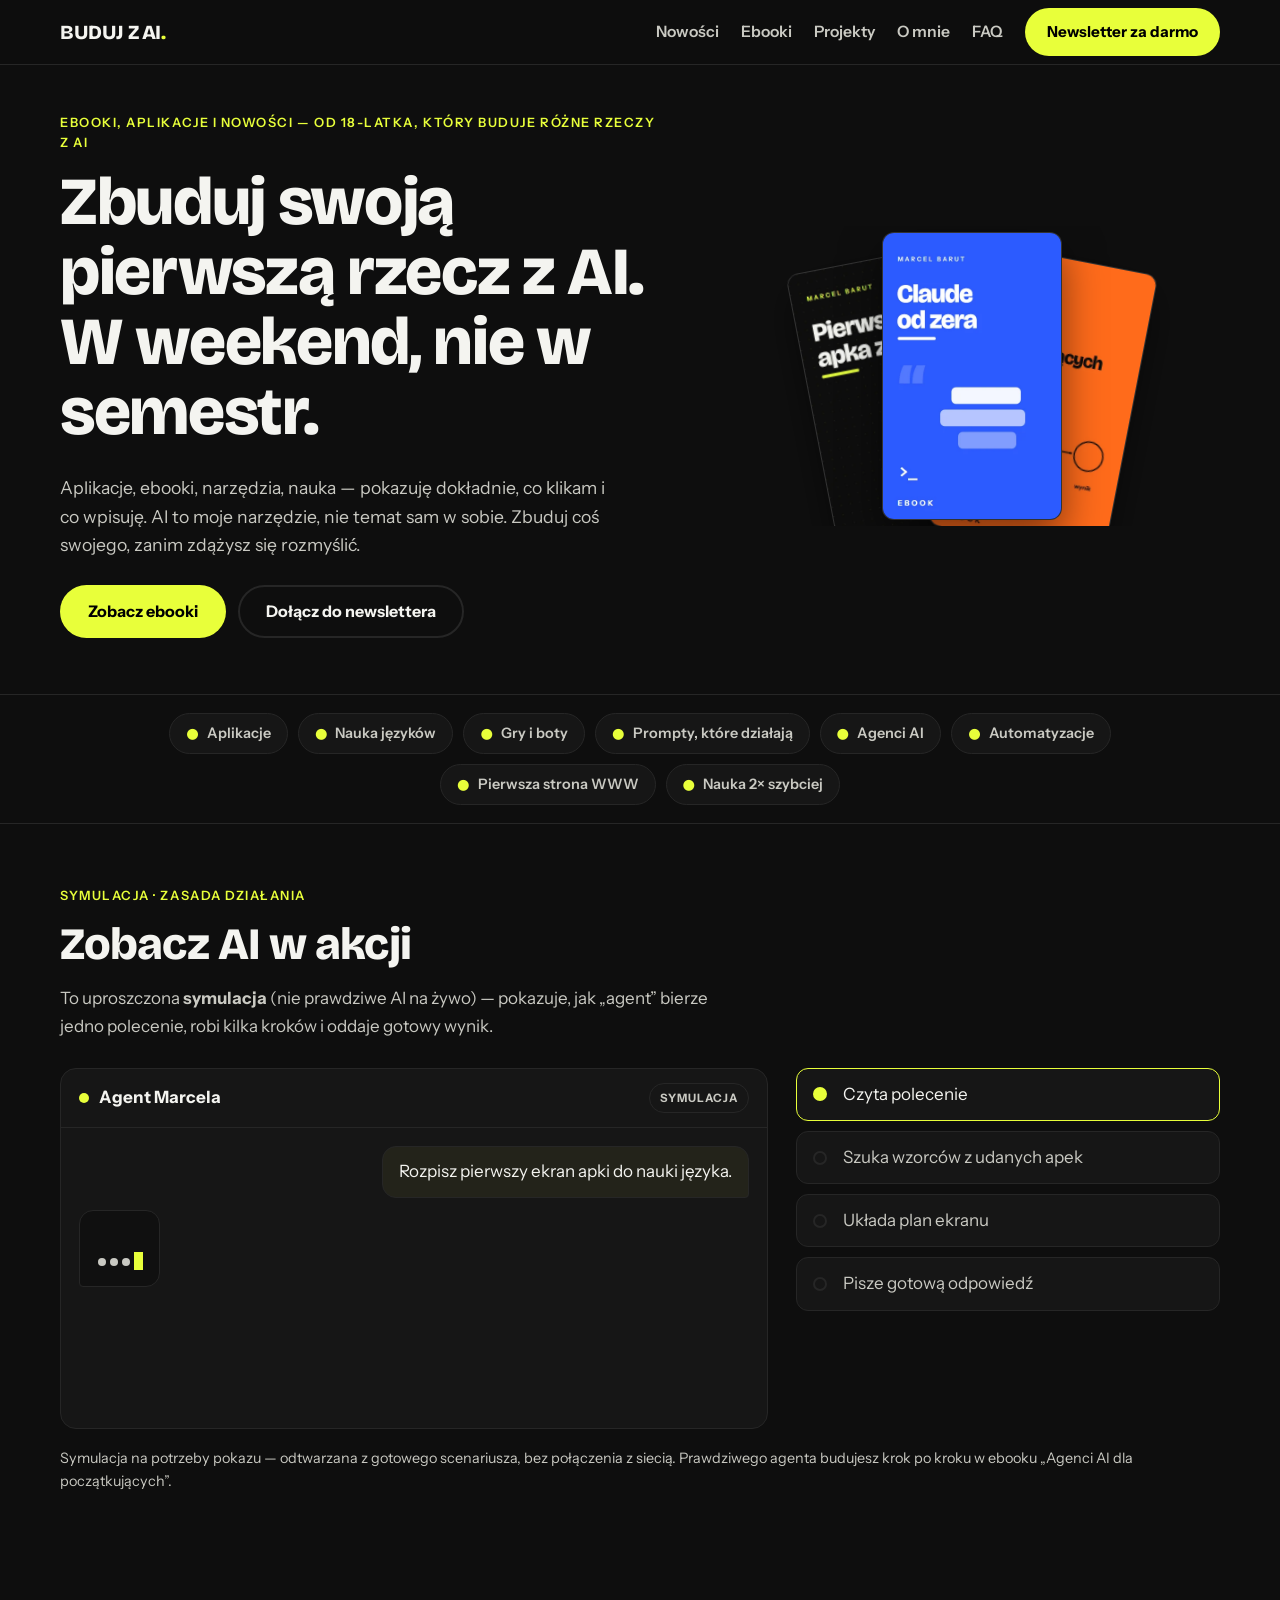
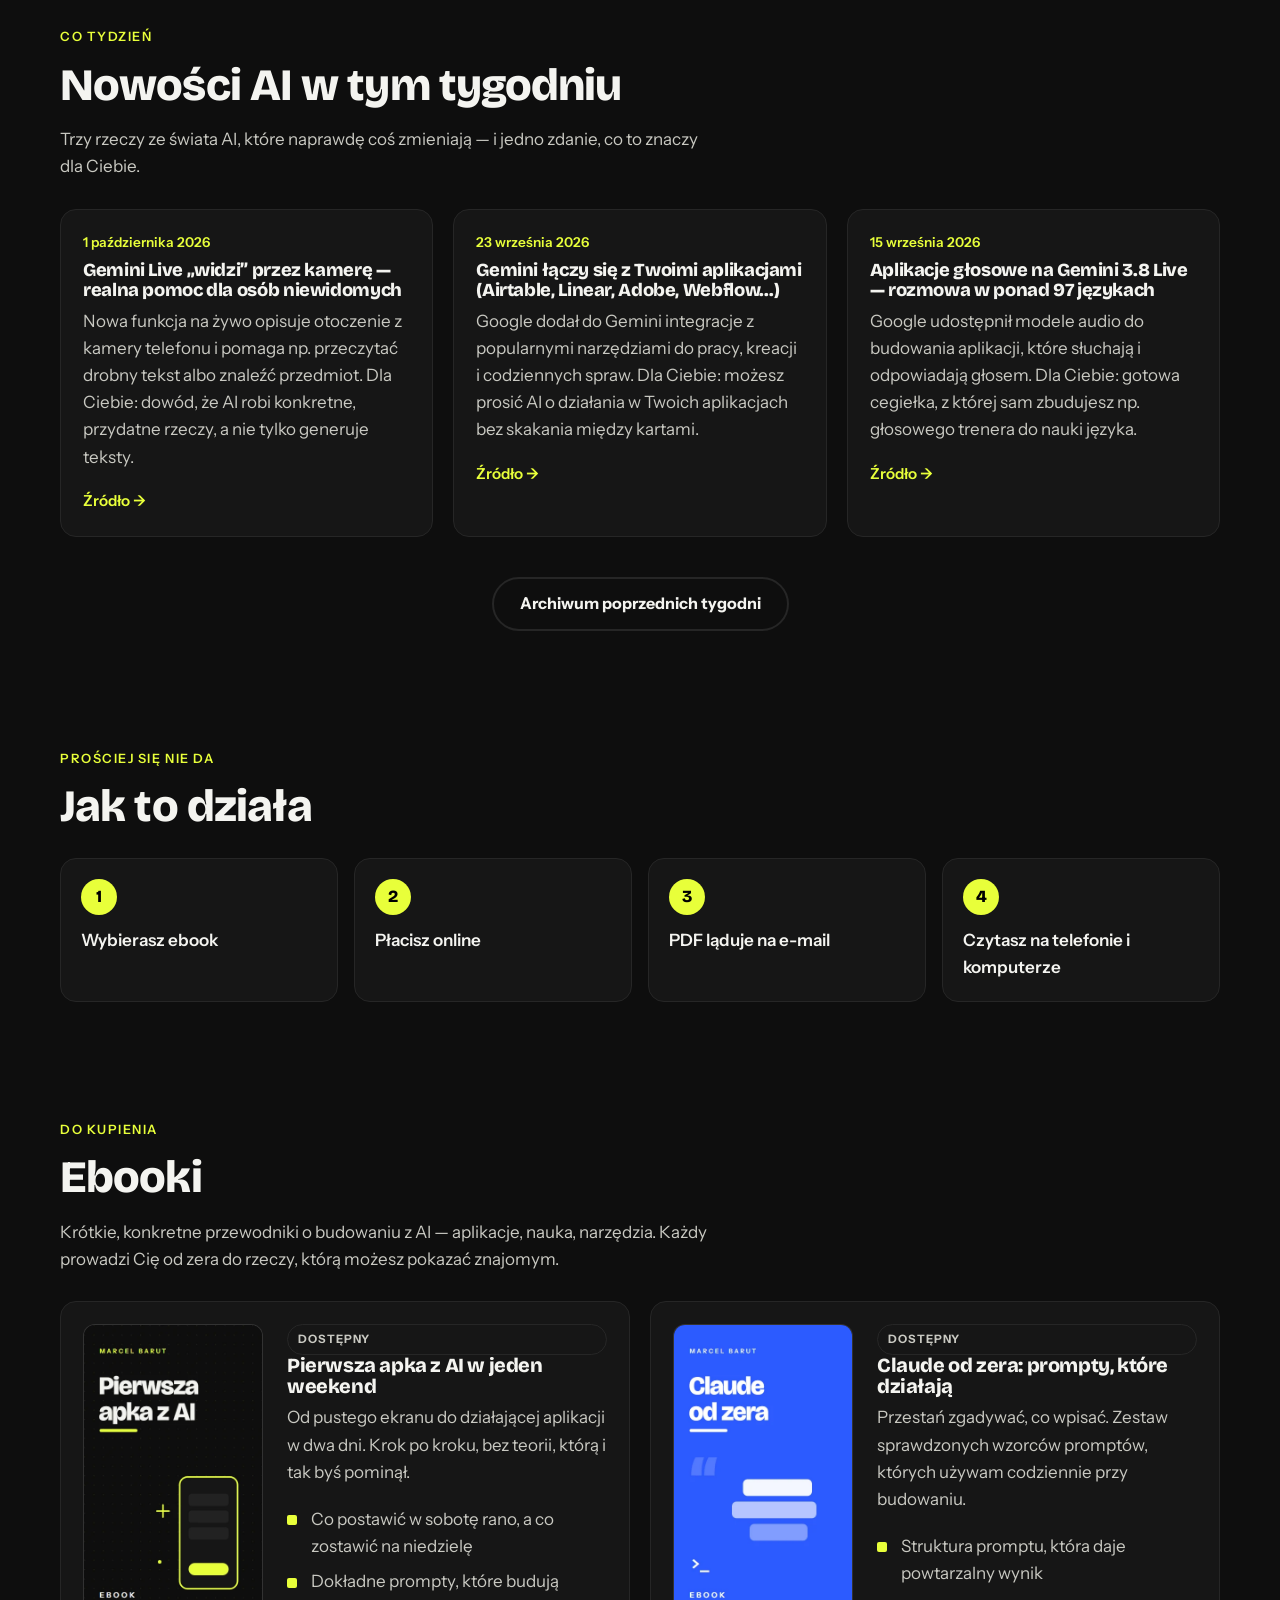
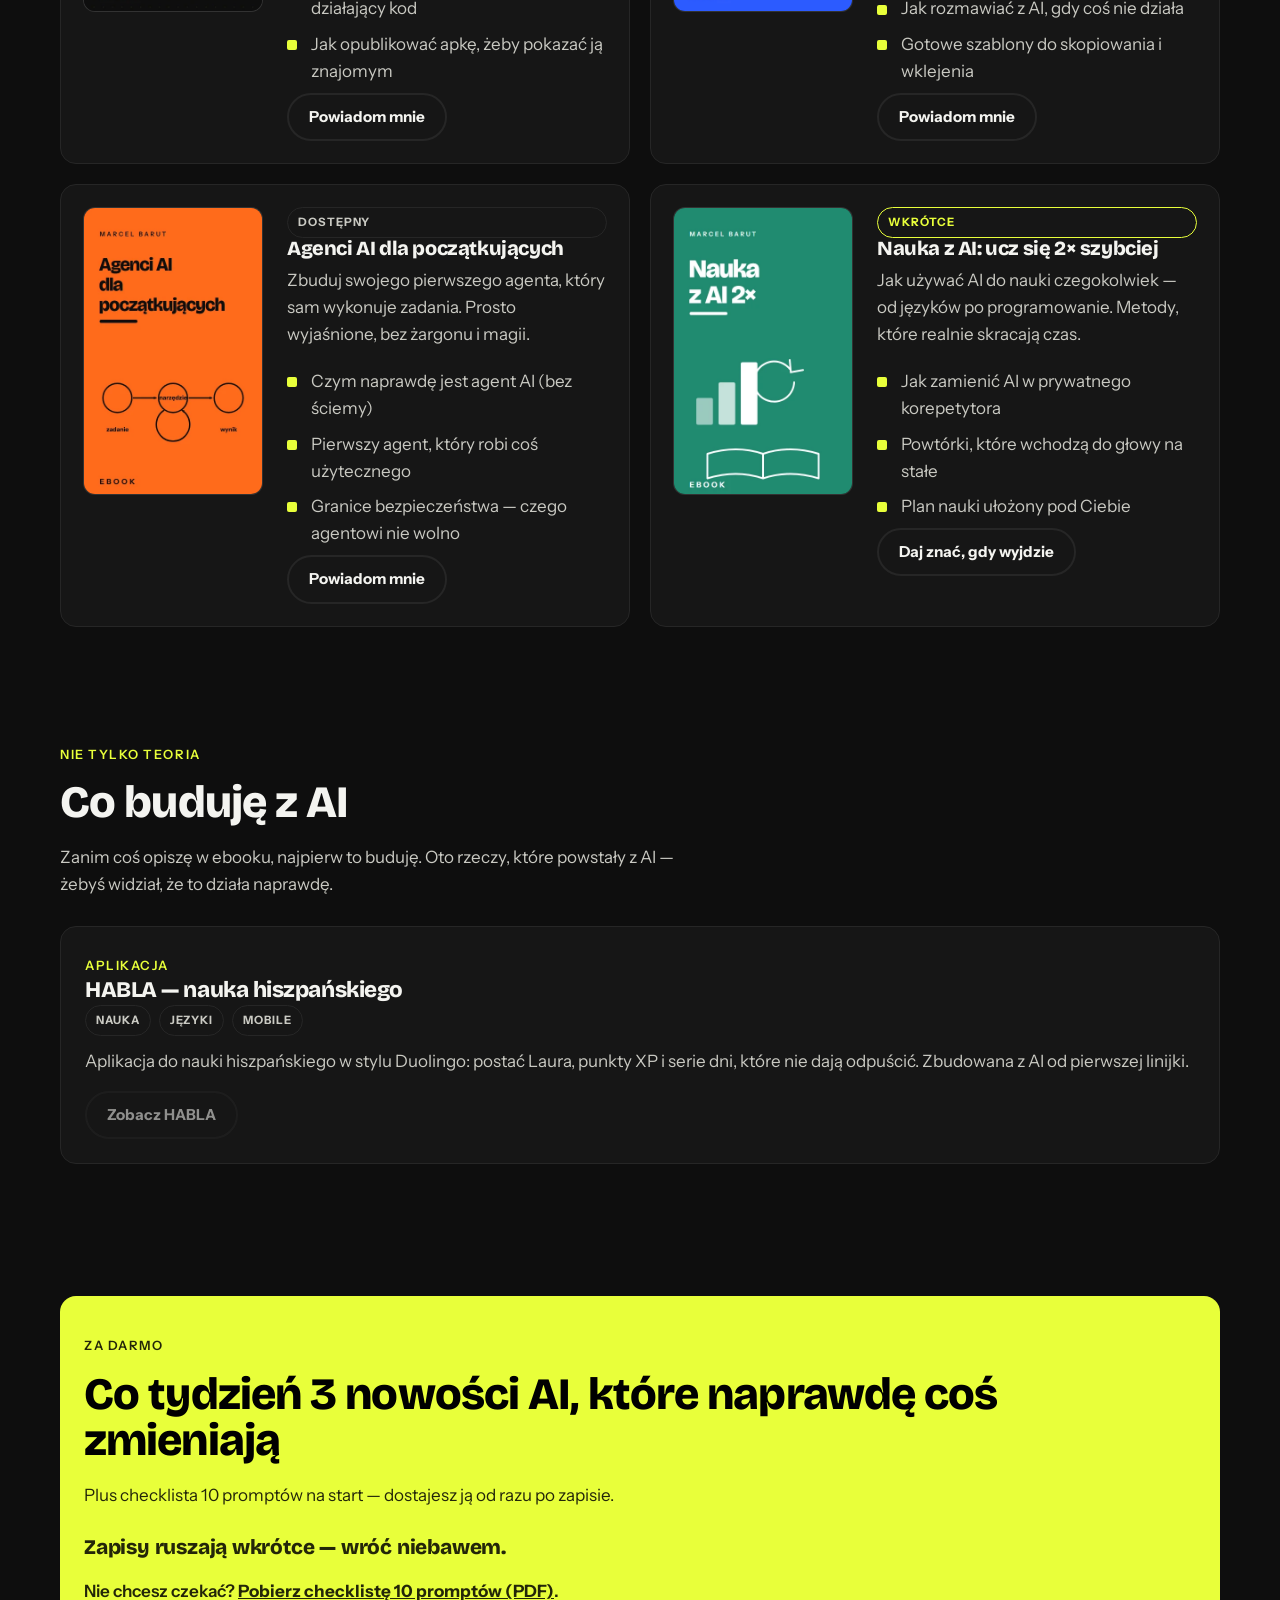
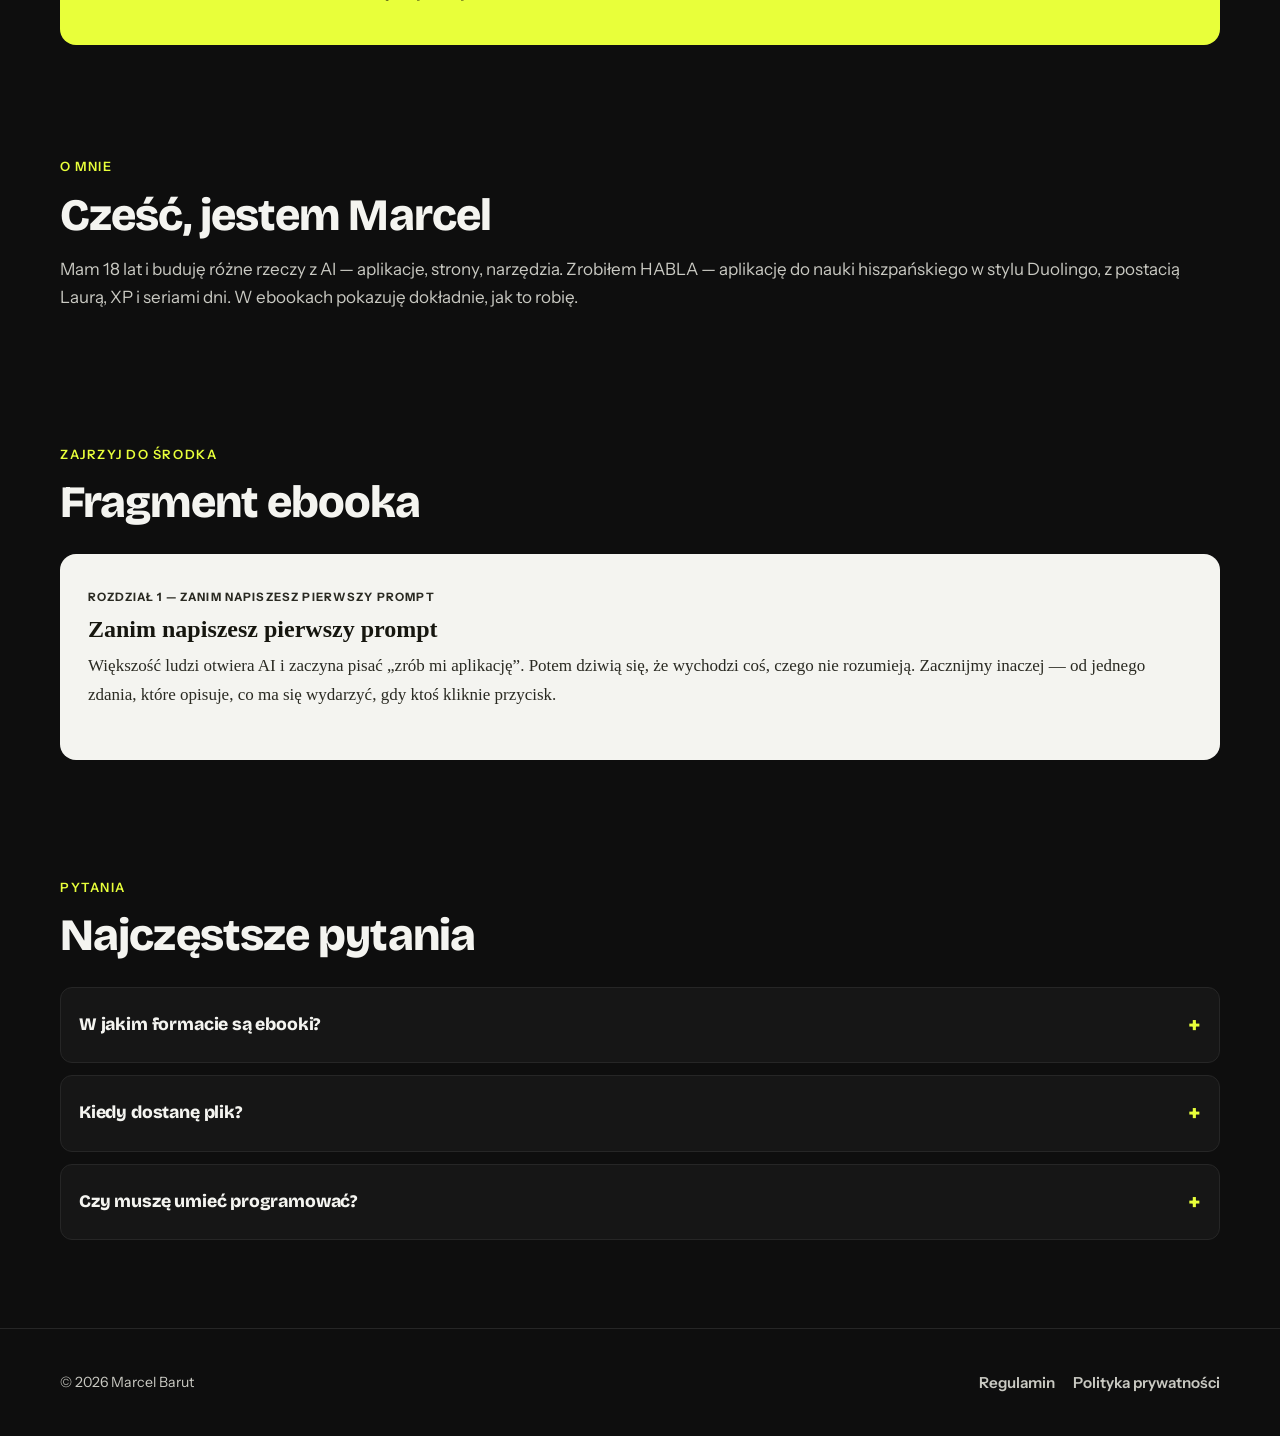
<file: index.html>
<!DOCTYPE html>
<html lang="pl">
<head>
  <meta charset="UTF-8" />
  <meta name="viewport" content="width=device-width, initial-scale=1" />
  <title>Buduj z AI — ebooki, aplikacje i cotygodniowe nowości AI | Marcel Barut</title>
  <meta name="description" content="Praktyczne ebooki i aplikacje budowane z AI oraz 3 nowości AI co tydzień. Konkret bez lania wody — od 18-latka, który naprawdę buduje. Zbuduj swoją pierwszą rzecz w weekend." />
  <meta name="author" content="Marcel Barut" />
  <meta name="theme-color" content="#0E0E0E" />
  <link rel="canonical" href="https://mlg44-skr.github.io/eboo-world-/" />

  <!-- Open Graph / social -->
  <meta property="og:type" content="website" />
  <meta property="og:locale" content="pl_PL" />
  <meta property="og:site_name" content="Buduj z AI" />
  <meta property="og:title" content="Buduj z AI — ebooki, aplikacje i nowości AI od 18-latka" />
  <meta property="og:description" content="Praktyczne ebooki i aplikacje budowane z AI + 3 nowości AI co tydzień. Konkret bez lania wody." />
  <meta property="og:url" content="https://mlg44-skr.github.io/eboo-world-/" />
  <meta property="og:image" content="https://mlg44-skr.github.io/eboo-world-/og-image.png" />
  <meta name="twitter:card" content="summary_large_image" />
  <meta name="twitter:title" content="Buduj z AI — ebooki, aplikacje i nowości AI" />
  <meta name="twitter:description" content="Praktyczne ebooki i aplikacje budowane z AI + 3 nowości AI co tydzień." />
  <meta name="twitter:image" content="https://mlg44-skr.github.io/eboo-world-/og-image.png" />

  <!-- Fonty Google -->
  <link rel="preconnect" href="https://fonts.googleapis.com" />
  <link rel="preconnect" href="https://fonts.gstatic.com" crossorigin />
  <link href="https://fonts.googleapis.com/css2?family=Bricolage+Grotesque:opsz,wght@12..96,800&family=Instrument+Sans:wght@400;500;600;700&display=swap" rel="stylesheet" />

  <link rel="stylesheet" href="css/style.css?v=13" />
  <!-- Motyw: publicznie zawsze ciemny; wybór stylu tylko w trybie ?wip=1 -->
  <script>
  (function () {
    var q = new URLSearchParams(location.search);
    var wip = q.get("wip") === "1";
    var s = wip ? (q.get("styl") || localStorage.getItem("bza-styl") || "a") : "a";
    var file = s === "b" ? "css/editorial.css" : (s === "c" ? "css/light.css" : "css/motion.css");
    document.documentElement.setAttribute("data-styl", s);
    if (wip) document.documentElement.setAttribute("data-wip-mode", "1");
    document.write('<link rel="stylesheet" href="' + file + '?v=13" id="theme-extra">');
  })();
  </script>

  <!-- Dane strukturalne (SEO) -->
  <script type="application/ld+json">
  {
    "@context": "https://schema.org",
    "@type": "Person",
    "name": "Marcel Barut",
    "url": "https://mlg44-skr.github.io/eboo-world-/",
    "description": "18-latek, który buduje ebooki i aplikacje z AI."
  }
  </script>
</head>
<body>
  <a class="skip-link" href="#main">Przejdź do treści</a>

  <!-- ====================== HEADER ====================== -->
  <header class="header">
    <div class="kontener header__row">
      <a class="logo" href="index.html" aria-label="Buduj z AI — strona główna">BUDUJ Z AI<span class="kropka">.</span></a>
      <button id="nav-toggle" class="nav__toggle" aria-label="Menu" aria-expanded="false" aria-controls="nav">☰</button>
      <nav id="nav" class="nav" aria-label="Główna nawigacja">
        <ul class="nav__links">
          <li><a href="#nowosci">Nowości</a></li>
          <li><a href="#ebooki">Ebooki</a></li>
          <li><a href="#projekty">Projekty</a></li>
          <li><a href="#omnie">O mnie</a></li>
          <li><a href="#faq">FAQ</a></li>
        </ul>
        <a class="btn btn--akcent btn--maly" href="#newsletter">Newsletter za darmo</a>
      </nav>
    </div>
  </header>

  <main id="main">

    <!-- ====================== HERO ====================== -->
    <section class="hero">
      <div class="kontener hero__grid">
        <div>
          <p class="nadtytul">Ebooki, aplikacje i nowości — od 18-latka, który buduje różne rzeczy z AI</p>
          <h1>Zbuduj swoją pierwszą rzecz z AI. W weekend, nie w semestr.</h1>
          <p class="hero__sub">Aplikacje, ebooki, narzędzia, nauka — pokazuję dokładnie, co klikam i co wpisuję. AI to moje narzędzie, nie temat sam w sobie. Zbuduj coś swojego, zanim zdążysz się rozmyślić.</p>
          <div class="hero__akcje">
            <a class="btn btn--akcent" href="#ebooki">Zobacz ebooki</a>
            <a class="btn btn--obrys" href="#newsletter">Dołącz do newslettera</a>
          </div>
        </div>
        <div class="waclarz" id="hero-waclarz" aria-hidden="true"></div>
      </div>
    </section>

    <!-- ====================== PASEK MOŻLIWOŚCI ====================== -->
    <div class="topics">
      <div class="kontener topics__row">
        <span class="chip"><span class="kropka">●</span> Aplikacje</span>
        <span class="chip"><span class="kropka">●</span> Nauka języków</span>
        <span class="chip"><span class="kropka">●</span> Gry i boty</span>
        <span class="chip"><span class="kropka">●</span> Prompty, które działają</span>
        <span class="chip"><span class="kropka">●</span> Agenci AI</span>
        <span class="chip"><span class="kropka">●</span> Automatyzacje</span>
        <span class="chip"><span class="kropka">●</span> Pierwsza strona WWW</span>
        <span class="chip"><span class="kropka">●</span> Nauka 2× szybciej</span>
      </div>
    </div>

    <!-- ====================== ZOBACZ AI W AKCJI (symulacja agenta) ====================== -->
    <section id="demo">
      <div class="kontener">
        <div class="sekcja__head">
          <p class="nadtytul">Symulacja · zasada działania</p>
          <h2>Zobacz AI w akcji</h2>
          <p>To uproszczona <strong>symulacja</strong> (nie prawdziwe AI na żywo) — pokazuje, jak „agent” bierze jedno polecenie, robi kilka kroków i oddaje gotowy wynik.</p>
        </div>
        <div class="demo-grid">
          <div class="agent-chat">
            <div class="agent-chat__top">
              <span class="agent-chat__dot"></span> Agent Marcela
              <span class="badge agent-chat__badge">Symulacja</span>
            </div>
            <div class="agent-chat__body" id="agent-body">
              <div class="msg msg--user">Rozpisz pierwszy ekran apki do nauki języka.</div>
              <div class="msg msg--bot">
                <span class="typing" id="agent-typing" aria-hidden="true"><i></i><i></i><i></i></span><span id="agent-text"></span><span class="caret" id="agent-caret" hidden></span>
              </div>
            </div>
          </div>
          <ol class="agent-steps" id="agent-steps" aria-label="Kroki, które wykonuje agent w symulacji">
            <li class="step">Czyta polecenie</li>
            <li class="step">Szuka wzorców z udanych apek</li>
            <li class="step">Układa plan ekranu</li>
            <li class="step">Pisze gotową odpowiedź</li>
          </ol>
        </div>
        <p class="demo-note">Symulacja na potrzeby pokazu — odtwarzana z gotowego scenariusza, bez połączenia z siecią. Prawdziwego agenta budujesz krok po kroku w ebooku „Agenci AI dla początkujących”.</p>
      </div>
    </section>

    <!-- ====================== NOWOŚCI AI ====================== -->
    <section id="nowosci">
      <div class="kontener">
        <div class="sekcja__head">
          <p class="nadtytul">Co tydzień</p>
          <h2>Nowości AI w tym tygodniu</h2>
          <p>Trzy rzeczy ze świata AI, które naprawdę coś zmieniają — i jedno zdanie, co to znaczy dla Ciebie.</p>
        </div>
        <div class="siatka siatka--3" id="news-aktualne"><!--PR:news:start--><article class="karta news"><div class="news__data">1 października 2026</div><h3 class="news__tytul">Gemini Live „widzi” przez kamerę — realna pomoc dla osób niewidomych</h3><p>Nowa funkcja na żywo opisuje otoczenie z kamery telefonu i pomaga np. przeczytać drobny tekst albo znaleźć przedmiot. Dla Ciebie: dowód, że AI robi konkretne, przydatne rzeczy, a nie tylko generuje teksty.</p><a class="news__link" href="https://blog.google/innovation-and-ai/products/gemini-app/guided-vision-gemini-live/" target="_blank" rel="noopener">Źródło →</a></article><article class="karta news"><div class="news__data">23 września 2026</div><h3 class="news__tytul">Gemini łączy się z Twoimi aplikacjami (Airtable, Linear, Adobe, Webflow…)</h3><p>Google dodał do Gemini integracje z popularnymi narzędziami do pracy, kreacji i codziennych spraw. Dla Ciebie: możesz prosić AI o działania w Twoich aplikacjach bez skakania między kartami.</p><a class="news__link" href="https://blog.google/innovation-and-ai/products/gemini-app/new-connected-apps-gemini/" target="_blank" rel="noopener">Źródło →</a></article><article class="karta news"><div class="news__data">15 września 2026</div><h3 class="news__tytul">Aplikacje głosowe na Gemini 3.8 Live — rozmowa w ponad 97 językach</h3><p>Google udostępnił modele audio do budowania aplikacji, które słuchają i odpowiadają głosem. Dla Ciebie: gotowa cegiełka, z której sam zbudujesz np. głosowego trenera do nauki języka.</p><a class="news__link" href="https://blog.google/innovation-and-ai/technology/developers-tools/build-real-time-voice-applications-gemini-audio/" target="_blank" rel="noopener">Źródło →</a></article><!--PR:news:end--></div>
        <div class="na-srodku-btn mt-40">
          <a class="btn btn--obrys" href="nowosci.html">Archiwum poprzednich tygodni</a>
        </div>
      </div>
    </section>

    <!-- ====================== JAK TO DZIAŁA ====================== -->
    <section id="jak">
      <div class="kontener">
        <div class="sekcja__head">
          <p class="nadtytul">Prościej się nie da</p>
          <h2>Jak to działa</h2>
        </div>
        <div class="kroki">
          <div class="krok"><div class="krok__num">1</div><div class="krok__tekst">Wybierasz ebook</div></div>
          <div class="krok"><div class="krok__num">2</div><div class="krok__tekst">Płacisz online</div></div>
          <div class="krok"><div class="krok__num">3</div><div class="krok__tekst">PDF ląduje na e-mail</div></div>
          <div class="krok"><div class="krok__num">4</div><div class="krok__tekst">Czytasz na telefonie i komputerze</div></div>
        </div>
      </div>
    </section>

    <!-- ====================== EBOOKI ====================== -->
    <section id="ebooki">
      <div class="kontener">
        <div class="sekcja__head">
          <p class="nadtytul">Do kupienia</p>
          <h2>Ebooki</h2>
          <p>Krótkie, konkretne przewodniki o budowaniu z AI — aplikacje, nauka, narzędzia. Każdy prowadzi Cię od zera do rzeczy, którą możesz pokazać znajomym.</p>
        </div>
        <div class="siatka siatka--ebooki" id="ebooki-lista"><!--PR:ebooki:start--><article class="karta ebook"><div class="ebook__cover"><img class="cover" src="img/covers/pierwsza-apka-400.webp?v=13" width="400" height="640" loading="lazy" decoding="async" alt="Okładka ebooka: Pierwsza apka z AI w jeden weekend"></div><div class="ebook__tresc"><span class="badge">Dostępny</span><h3 class="ebook__tytul">Pierwsza apka z AI w jeden weekend</h3><p>Od pustego ekranu do działającej aplikacji w dwa dni. Krok po kroku, bez teorii, którą i tak byś pominął.</p><ul class="ebook__punkty"><li>Co postawić w sobotę rano, a co zostawić na niedzielę</li><li>Dokładne prompty, które budują działający kod</li><li>Jak opublikować apkę, żeby pokazać ją znajomym</li></ul><div class="ebook__stopka"><a class="btn btn--obrys btn--maly" href="#newsletter">Powiadom mnie</a></div></div></article><article class="karta ebook"><div class="ebook__cover"><img class="cover" src="img/covers/claude-od-zera-400.webp?v=13" width="400" height="640" loading="lazy" decoding="async" alt="Okładka ebooka: Claude od zera: prompty, które działają"></div><div class="ebook__tresc"><span class="badge">Dostępny</span><h3 class="ebook__tytul">Claude od zera: prompty, które działają</h3><p>Przestań zgadywać, co wpisać. Zestaw sprawdzonych wzorców promptów, których używam codziennie przy budowaniu.</p><ul class="ebook__punkty"><li>Struktura promptu, która daje powtarzalny wynik</li><li>Jak rozmawiać z AI, gdy coś nie działa</li><li>Gotowe szablony do skopiowania i wklejenia</li></ul><div class="ebook__stopka"><a class="btn btn--obrys btn--maly" href="#newsletter">Powiadom mnie</a></div></div></article><article class="karta ebook"><div class="ebook__cover"><img class="cover" src="img/covers/agenci-ai-400.webp?v=13" width="400" height="640" loading="lazy" decoding="async" alt="Okładka ebooka: Agenci AI dla początkujących"></div><div class="ebook__tresc"><span class="badge">Dostępny</span><h3 class="ebook__tytul">Agenci AI dla początkujących</h3><p>Zbuduj swojego pierwszego agenta, który sam wykonuje zadania. Prosto wyjaśnione, bez żargonu i magii.</p><ul class="ebook__punkty"><li>Czym naprawdę jest agent AI (bez ściemy)</li><li>Pierwszy agent, który robi coś użytecznego</li><li>Granice bezpieczeństwa — czego agentowi nie wolno</li></ul><div class="ebook__stopka"><a class="btn btn--obrys btn--maly" href="#newsletter">Powiadom mnie</a></div></div></article><article class="karta ebook"><div class="ebook__cover"><img class="cover" src="img/covers/nauka-z-ai-400.webp?v=13" width="400" height="640" loading="lazy" decoding="async" alt="Okładka ebooka: Nauka z AI: ucz się 2× szybciej"></div><div class="ebook__tresc"><span class="badge badge--wkrotce">Wkrótce</span><h3 class="ebook__tytul">Nauka z AI: ucz się 2× szybciej</h3><p>Jak używać AI do nauki czegokolwiek — od języków po programowanie. Metody, które realnie skracają czas.</p><ul class="ebook__punkty"><li>Jak zamienić AI w prywatnego korepetytora</li><li>Powtórki, które wchodzą do głowy na stałe</li><li>Plan nauki ułożony pod Ciebie</li></ul><div class="ebook__stopka"><a class="btn btn--obrys btn--maly" href="#newsletter">Daj znać, gdy wyjdzie</a></div></div></article><!--PR:ebooki:end--></div>
      </div>
    </section>

    <!-- ====================== PROJEKTY / APLIKACJE ====================== -->
    <section id="projekty">
      <div class="kontener">
        <div class="sekcja__head">
          <p class="nadtytul">Nie tylko teoria</p>
          <h2>Co buduję z AI</h2>
          <p>Zanim coś opiszę w ebooku, najpierw to buduję. Oto rzeczy, które powstały z AI — żebyś widział, że to działa naprawdę.</p>
        </div>
        <div id="projekty-lista"><!--PR:projekty:start--><article class="projekt projekt--tekst"><div><span class="nadtytul">Aplikacja</span><h3 class="projekt__tytul">HABLA — nauka hiszpańskiego</h3><div class="projekt__meta"><span class="badge">Nauka</span><span class="badge">Języki</span><span class="badge">Mobile</span></div><p>Aplikacja do nauki hiszpańskiego w stylu Duolingo: postać Laura, punkty XP i serie dni, które nie dają odpuścić. Zbudowana z AI od pierwszej linijki.</p><div class="projekt__akcje"><span class="btn btn--obrys btn--maly btn--wylaczony">Zobacz HABLA</span></div></div></article><!--PR:projekty:end--></div>
      </div>
    </section>

    <!-- ====================== NEWSLETTER ====================== -->
    <section id="newsletter">
      <div class="kontener">
        <div class="newsletter">
          <p class="nadtytul" style="color:#000">Za darmo</p>
          <h2>Co tydzień 3 nowości AI, które naprawdę coś zmieniają</h2>
          <p>Plus checklista 10 promptów na start — dostajesz ją od razu po zapisie.</p>
          <!-- Publicznie: komunikat. Formularz wstrzykuje JS wyłącznie po podaniu kluczy Supabase. -->
          <div id="newsletter-slot">
            <p class="newsletter__wkrotce">Zapisy ruszają wkrótce — wróć niebawem.</p>
          </div>
          <p class="newsletter__pobierz">Nie chcesz czekać? <a href="pliki/checklista-10-promptow.pdf?v=13" download>Pobierz checklistę 10 promptów (PDF)</a>.</p>
        </div>
      </div>
    </section>

    <!-- ====================== O MNIE ====================== -->
    <section id="omnie">
      <div class="kontener">
        <div class="omnie__grid" id="omnie-grid">
          <div>
            <p class="nadtytul">O mnie</p>
            <h2>Cześć, jestem Marcel</h2>
            <p>Mam 18 lat i buduję różne rzeczy z AI — aplikacje, strony, narzędzia. Zrobiłem HABLA — aplikację do nauki hiszpańskiego w stylu Duolingo, z postacią Laurą, XP i seriami dni. W ebookach pokazuję dokładnie, jak to robię.</p>
          </div>
        </div>
      </div>
    </section>

    <!-- ====================== FRAGMENT EBOOKA ====================== -->
    <section id="fragment">
      <div class="kontener">
        <div class="sekcja__head">
          <p class="nadtytul">Zajrzyj do środka</p>
          <h2>Fragment ebooka</h2>
        </div>
        <div class="fragment">
          <p class="fragment__etykieta">Rozdział 1 — Zanim napiszesz pierwszy prompt</p>
          <h3>Zanim napiszesz pierwszy prompt</h3>
          <p>Większość ludzi otwiera AI i zaczyna pisać „zrób mi aplikację”. Potem dziwią się, że wychodzi coś, czego nie rozumieją. Zacznijmy inaczej — od jednego zdania, które opisuje, co ma się wydarzyć, gdy ktoś kliknie przycisk.</p>
          <div id="wip-fragment"></div>
        </div>
      </div>
    </section>

    <!-- ====================== OPINIE (tylko ?wip=1) ====================== -->
    <div id="wip-opinie"></div>

    <!-- ====================== FAQ ====================== -->
    <section id="faq">
      <div class="kontener">
        <div class="sekcja__head">
          <p class="nadtytul">Pytania</p>
          <h2>Najczęstsze pytania</h2>
        </div>
        <div class="faq">
          <details>
            <summary>W jakim formacie są ebooki?</summary>
            <p>W PDF — otwierasz na telefonie, tablecie i komputerze, bez żadnej dodatkowej aplikacji.</p>
          </details>
          <details>
            <summary>Kiedy dostanę plik?</summary>
            <p>Od razu po zakupie — PDF przychodzi na e-mail, który podasz przy płatności.</p>
          </details>
          <details>
            <summary>Czy muszę umieć programować?</summary>
            <p>Nie. Wszystko jest tłumaczone od zera, krok po kroku, prostym językiem.</p>
          </details>
          <div id="wip-faq"></div>
        </div>
      </div>
    </section>

  </main>

  <!-- ====================== STOPKA ====================== -->
  <footer class="footer">
    <div class="kontener footer__row">
      <small>© <span id="rok">2026</span> Marcel Barut</small>
      <ul class="footer__links" id="footer-links">
        <li><a href="regulamin.html">Regulamin</a></li>
        <li><a href="polityka-prywatnosci.html">Polityka prywatności</a></li>
      </ul>
    </div>
  </footer>

  <script src="js/config.js?v=13"></script>
  <script src="js/app.js?v=13"></script>
  <script src="js/wip.js?v=13"></script>
</body>
</html>
</file>
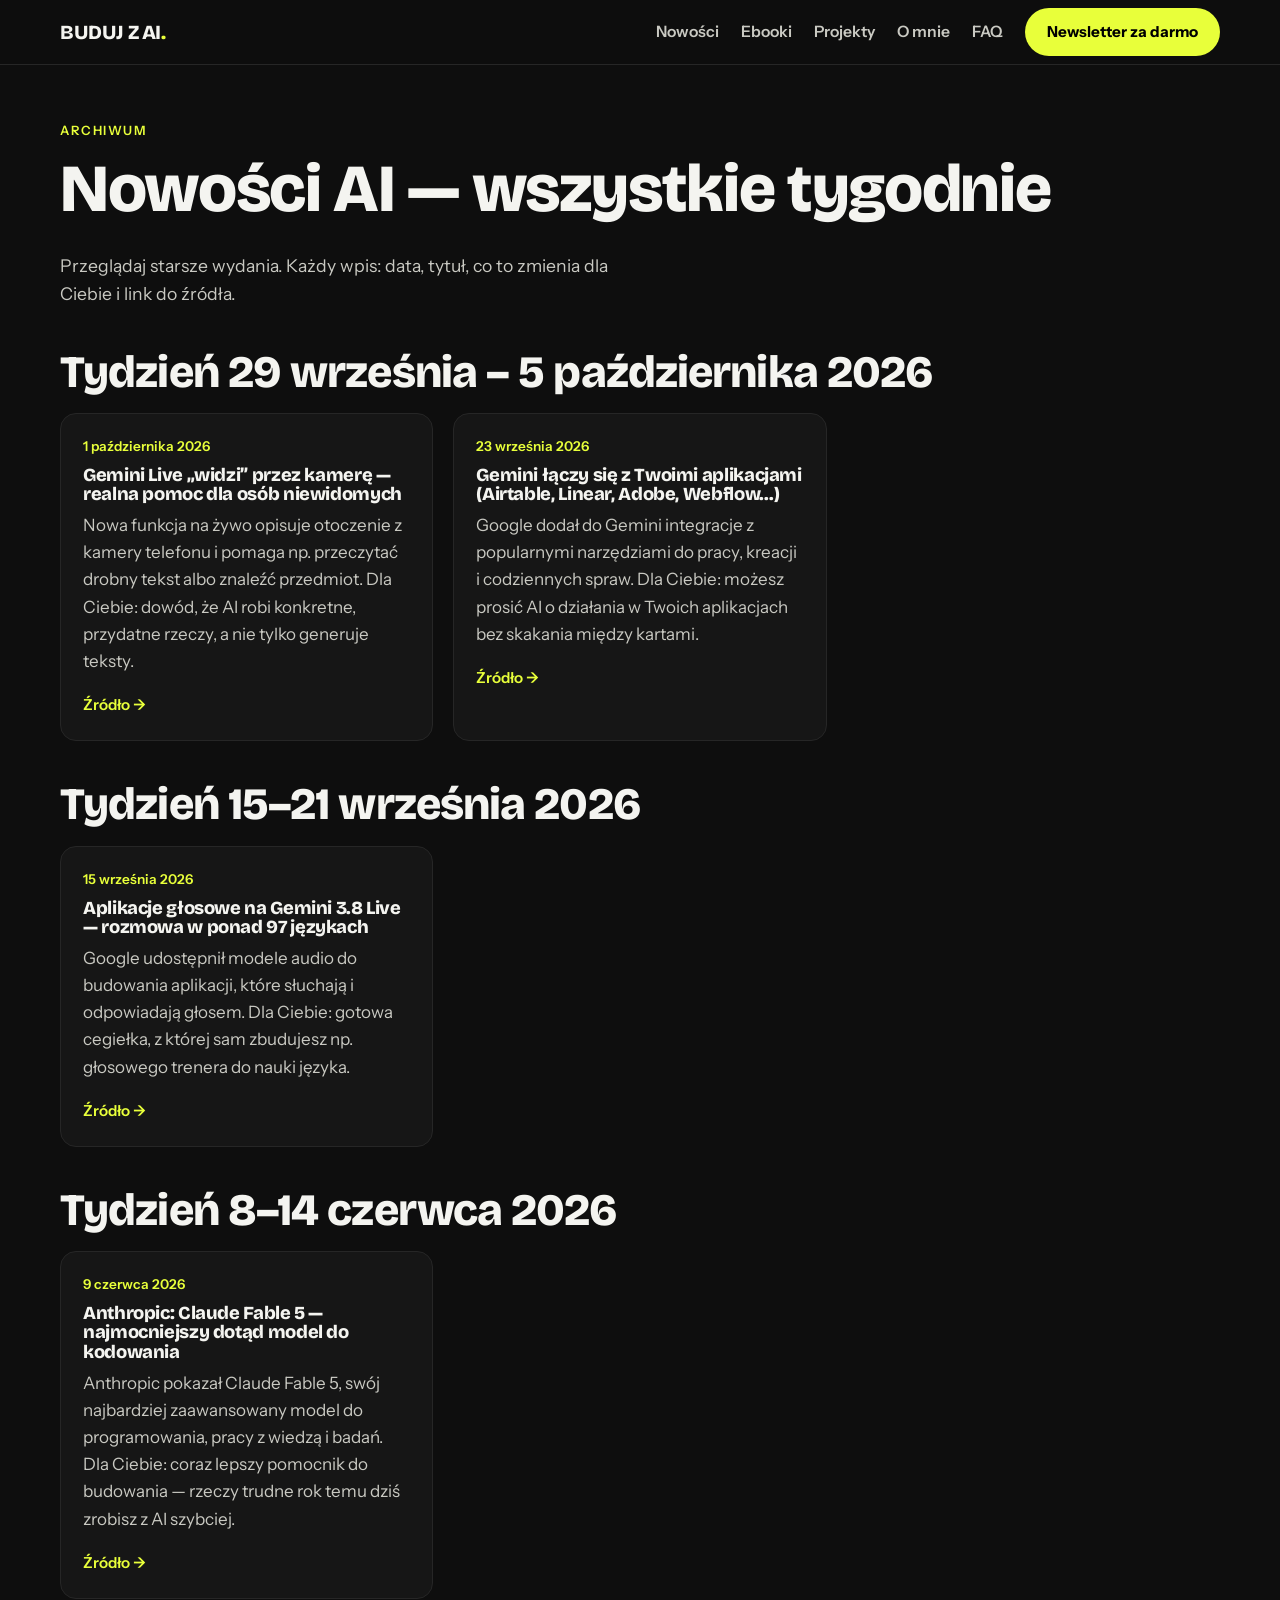
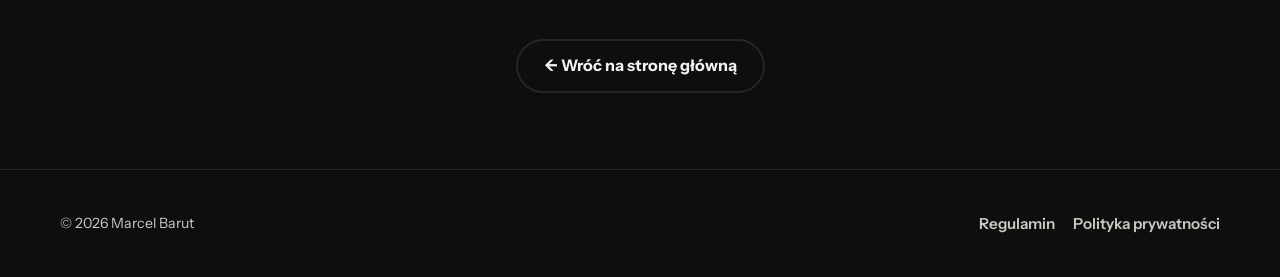
<file: nowosci.html>
<!DOCTYPE html>
<html lang="pl">
<head>
  <meta charset="UTF-8" />
  <meta name="viewport" content="width=device-width, initial-scale=1" />
  <title>Archiwum nowości AI | Buduj z AI</title>
  <meta name="description" content="Archiwum cotygodniowych nowości AI — wszystkie poprzednie tygodnie w jednym miejscu. Co się zmieniło i co to znaczy dla Ciebie." />
  <meta name="theme-color" content="#0E0E0E" />
  <link rel="canonical" href="https://mlg44-skr.github.io/eboo-world-/nowosci.html" />
  <meta property="og:type" content="website" />
  <meta property="og:locale" content="pl_PL" />
  <meta property="og:title" content="Archiwum nowości AI | Buduj z AI" />
  <meta property="og:description" content="Wszystkie cotygodniowe nowości AI w jednym miejscu." />
  <meta property="og:image" content="https://mlg44-skr.github.io/eboo-world-/og-image.png" />
  <link rel="preconnect" href="https://fonts.googleapis.com" />
  <link rel="preconnect" href="https://fonts.gstatic.com" crossorigin />
  <link href="https://fonts.googleapis.com/css2?family=Bricolage+Grotesque:opsz,wght@12..96,800&family=Instrument+Sans:wght@400;500;600;700&display=swap" rel="stylesheet" />
  <link rel="stylesheet" href="css/style.css?v=13" />
  <script>
  (function () {
    var q = new URLSearchParams(location.search);
    var wip = q.get("wip") === "1";
    var s = wip ? (q.get("styl") || localStorage.getItem("bza-styl") || "a") : "a";
    var file = s === "b" ? "css/editorial.css" : (s === "c" ? "css/light.css" : "css/motion.css");
    document.documentElement.setAttribute("data-styl", s);
    if (wip) document.documentElement.setAttribute("data-wip-mode", "1");
    document.write('<link rel="stylesheet" href="' + file + '?v=13" id="theme-extra">');
  })();
  </script>
</head>
<body>
  <a class="skip-link" href="#main">Przejdź do treści</a>

  <header class="header">
    <div class="kontener header__row">
      <a class="logo" href="index.html" aria-label="Buduj z AI — strona główna">BUDUJ Z AI<span class="kropka">.</span></a>
      <button id="nav-toggle" class="nav__toggle" aria-label="Menu" aria-expanded="false" aria-controls="nav">☰</button>
      <nav id="nav" class="nav" aria-label="Główna nawigacja">
        <ul class="nav__links">
          <li><a href="index.html#nowosci">Nowości</a></li>
          <li><a href="index.html#ebooki">Ebooki</a></li>
          <li><a href="index.html#projekty">Projekty</a></li>
          <li><a href="index.html#omnie">O mnie</a></li>
          <li><a href="index.html#faq">FAQ</a></li>
        </ul>
        <a class="btn btn--akcent btn--maly" href="index.html#newsletter">Newsletter za darmo</a>
      </nav>
    </div>
  </header>

  <main id="main">
    <section>
      <div class="kontener">
        <p class="nadtytul">Archiwum</p>
        <h1>Nowości AI — wszystkie tygodnie</h1>
        <p class="hero__sub">Przeglądaj starsze wydania. Każdy wpis: data, tytuł, co to zmienia dla Ciebie i link do źródła.</p>
        <div id="news-archiwum"><!--PR:archiwum:start--><div class="mt-40"><h2>Tydzień 29 września – 5 października 2026</h2><div class="siatka siatka--3"><article class="karta news"><div class="news__data">1 października 2026</div><h3 class="news__tytul">Gemini Live „widzi” przez kamerę — realna pomoc dla osób niewidomych</h3><p>Nowa funkcja na żywo opisuje otoczenie z kamery telefonu i pomaga np. przeczytać drobny tekst albo znaleźć przedmiot. Dla Ciebie: dowód, że AI robi konkretne, przydatne rzeczy, a nie tylko generuje teksty.</p><a class="news__link" href="https://blog.google/innovation-and-ai/products/gemini-app/guided-vision-gemini-live/" target="_blank" rel="noopener">Źródło →</a></article><article class="karta news"><div class="news__data">23 września 2026</div><h3 class="news__tytul">Gemini łączy się z Twoimi aplikacjami (Airtable, Linear, Adobe, Webflow…)</h3><p>Google dodał do Gemini integracje z popularnymi narzędziami do pracy, kreacji i codziennych spraw. Dla Ciebie: możesz prosić AI o działania w Twoich aplikacjach bez skakania między kartami.</p><a class="news__link" href="https://blog.google/innovation-and-ai/products/gemini-app/new-connected-apps-gemini/" target="_blank" rel="noopener">Źródło →</a></article></div></div><div class="mt-40"><h2>Tydzień 15–21 września 2026</h2><div class="siatka siatka--3"><article class="karta news"><div class="news__data">15 września 2026</div><h3 class="news__tytul">Aplikacje głosowe na Gemini 3.8 Live — rozmowa w ponad 97 językach</h3><p>Google udostępnił modele audio do budowania aplikacji, które słuchają i odpowiadają głosem. Dla Ciebie: gotowa cegiełka, z której sam zbudujesz np. głosowego trenera do nauki języka.</p><a class="news__link" href="https://blog.google/innovation-and-ai/technology/developers-tools/build-real-time-voice-applications-gemini-audio/" target="_blank" rel="noopener">Źródło →</a></article></div></div><div class="mt-40"><h2>Tydzień 8–14 czerwca 2026</h2><div class="siatka siatka--3"><article class="karta news"><div class="news__data">9 czerwca 2026</div><h3 class="news__tytul">Anthropic: Claude Fable 5 — najmocniejszy dotąd model do kodowania</h3><p>Anthropic pokazał Claude Fable 5, swój najbardziej zaawansowany model do programowania, pracy z wiedzą i badań. Dla Ciebie: coraz lepszy pomocnik do budowania — rzeczy trudne rok temu dziś zrobisz z AI szybciej.</p><a class="news__link" href="https://www.anthropic.com/news/claude-fable-5-mythos-5" target="_blank" rel="noopener">Źródło →</a></article></div></div><!--PR:archiwum:end--></div>
        <div class="na-srodku-btn mt-40">
          <a class="btn btn--obrys" href="index.html">← Wróć na stronę główną</a>
        </div>
      </div>
    </section>
  </main>

  <footer class="footer">
    <div class="kontener footer__row">
      <small>© <span id="rok">2026</span> Marcel Barut</small>
      <ul class="footer__links" id="footer-links">
        <li><a href="regulamin.html">Regulamin</a></li>
        <li><a href="polityka-prywatnosci.html">Polityka prywatności</a></li>
      </ul>
    </div>
  </footer>

  <script src="js/config.js?v=13"></script>
  <script src="js/app.js?v=13"></script>
  <script src="js/wip.js?v=13"></script>
</body>
</html>
</file>
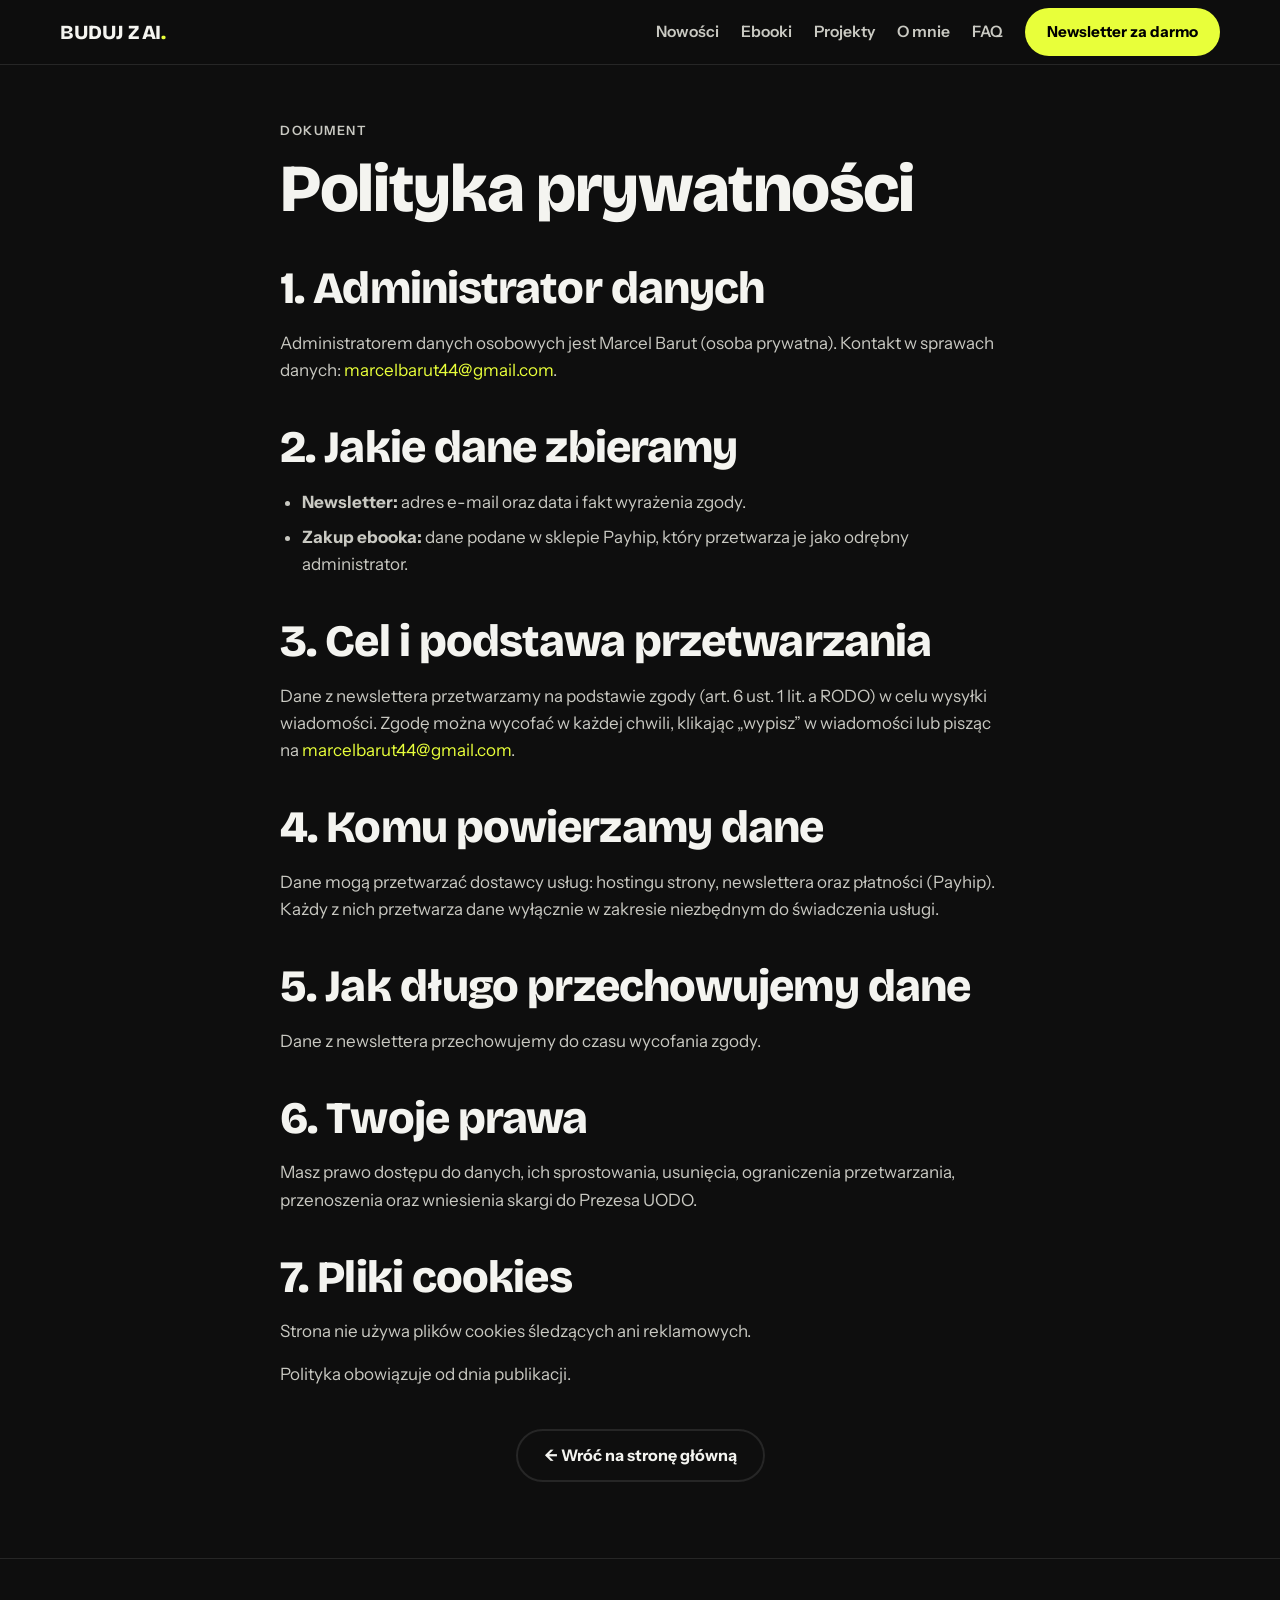
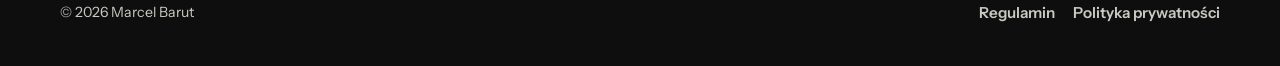
<file: polityka-prywatnosci.html>
<!DOCTYPE html>
<html lang="pl">
<head>
  <meta charset="UTF-8" />
  <meta name="viewport" content="width=device-width, initial-scale=1" />
  <title>Polityka prywatności | Buduj z AI</title>
  <meta name="description" content="Polityka prywatności strony Buduj z AI — jak przetwarzamy dane z newslettera i zakupów." />
  <meta name="robots" content="noindex, follow" />
  <meta name="theme-color" content="#0E0E0E" />
  <link rel="preconnect" href="https://fonts.googleapis.com" />
  <link rel="preconnect" href="https://fonts.gstatic.com" crossorigin />
  <link href="https://fonts.googleapis.com/css2?family=Bricolage+Grotesque:opsz,wght@12..96,800&family=Instrument+Sans:wght@400;500;600;700&display=swap" rel="stylesheet" />
  <link rel="stylesheet" href="css/style.css?v=13" />
  <script>
  (function () {
    var q = new URLSearchParams(location.search);
    var wip = q.get("wip") === "1";
    var s = wip ? (q.get("styl") || localStorage.getItem("bza-styl") || "a") : "a";
    var file = s === "b" ? "css/editorial.css" : (s === "c" ? "css/light.css" : "css/motion.css");
    document.documentElement.setAttribute("data-styl", s);
    if (wip) document.documentElement.setAttribute("data-wip-mode", "1");
    document.write('<link rel="stylesheet" href="' + file + '?v=13" id="theme-extra">');
  })();
  </script>
</head>
<body>
  <a class="skip-link" href="#main">Przejdź do treści</a>

  <header class="header">
    <div class="kontener header__row">
      <a class="logo" href="index.html" aria-label="Buduj z AI — strona główna">BUDUJ Z AI<span class="kropka">.</span></a>
      <button id="nav-toggle" class="nav__toggle" aria-label="Menu" aria-expanded="false" aria-controls="nav">☰</button>
      <nav id="nav" class="nav" aria-label="Główna nawigacja">
        <ul class="nav__links">
          <li><a href="index.html#nowosci">Nowości</a></li>
          <li><a href="index.html#ebooki">Ebooki</a></li>
          <li><a href="index.html#projekty">Projekty</a></li>
          <li><a href="index.html#omnie">O mnie</a></li>
          <li><a href="index.html#faq">FAQ</a></li>
        </ul>
        <a class="btn btn--akcent btn--maly" href="index.html#newsletter">Newsletter za darmo</a>
      </nav>
    </div>
  </header>

  <main id="main">
    <section>
      <div class="kontener proza">
        <p class="nadtytul">Dokument</p>
        <h1>Polityka prywatności</h1>
        <h2>1. Administrator danych</h2>
        <p>Administratorem danych osobowych jest Marcel Barut (osoba prywatna). Kontakt w sprawach danych: <a data-contact-email href="#">adres e-mail serwisu</a>.</p>

        <h2>2. Jakie dane zbieramy</h2>
        <ul>
          <li><strong>Newsletter:</strong> adres e-mail oraz data i fakt wyrażenia zgody.</li>
          <li><strong>Zakup ebooka:</strong> dane podane w sklepie Payhip, który przetwarza je jako odrębny administrator.</li>
        </ul>

        <h2>3. Cel i podstawa przetwarzania</h2>
        <p>Dane z newslettera przetwarzamy na podstawie zgody (art. 6 ust. 1 lit. a RODO) w celu wysyłki wiadomości. Zgodę można wycofać w każdej chwili, klikając „wypisz” w wiadomości lub pisząc na <a data-contact-email href="#">adres e-mail serwisu</a>.</p>

        <h2>4. Komu powierzamy dane</h2>
        <p>Dane mogą przetwarzać dostawcy usług: hostingu strony, newslettera oraz płatności (Payhip). Każdy z nich przetwarza dane wyłącznie w zakresie niezbędnym do świadczenia usługi.</p>

        <h2>5. Jak długo przechowujemy dane</h2>
        <p>Dane z newslettera przechowujemy do czasu wycofania zgody.</p>

        <h2>6. Twoje prawa</h2>
        <p>Masz prawo dostępu do danych, ich sprostowania, usunięcia, ograniczenia przetwarzania, przenoszenia oraz wniesienia skargi do Prezesa UODO.</p>

        <h2>7. Pliki cookies</h2>
        <p>Strona nie używa plików cookies śledzących ani reklamowych.<span data-analytics-note hidden> Statystyki odwiedzin zbieramy w sposób anonimowy, bez cookies, bez danych osobowych i bez profilowania (GoatCounter).</span></p>

        <p>Polityka obowiązuje od dnia publikacji.</p>

        <div class="na-srodku-btn mt-40">
          <a class="btn btn--obrys" href="index.html">← Wróć na stronę główną</a>
        </div>
      </div>
    </section>
  </main>

  <footer class="footer">
    <div class="kontener footer__row">
      <small>© <span id="rok">2026</span> Marcel Barut</small>
      <ul class="footer__links" id="footer-links">
        <li><a href="regulamin.html">Regulamin</a></li>
        <li><a href="polityka-prywatnosci.html">Polityka prywatności</a></li>
      </ul>
    </div>
  </footer>

  <script src="js/config.js?v=13"></script>
  <script src="js/app.js?v=13"></script>
  <script src="js/wip.js?v=13"></script>
</body>
</html>
</file>
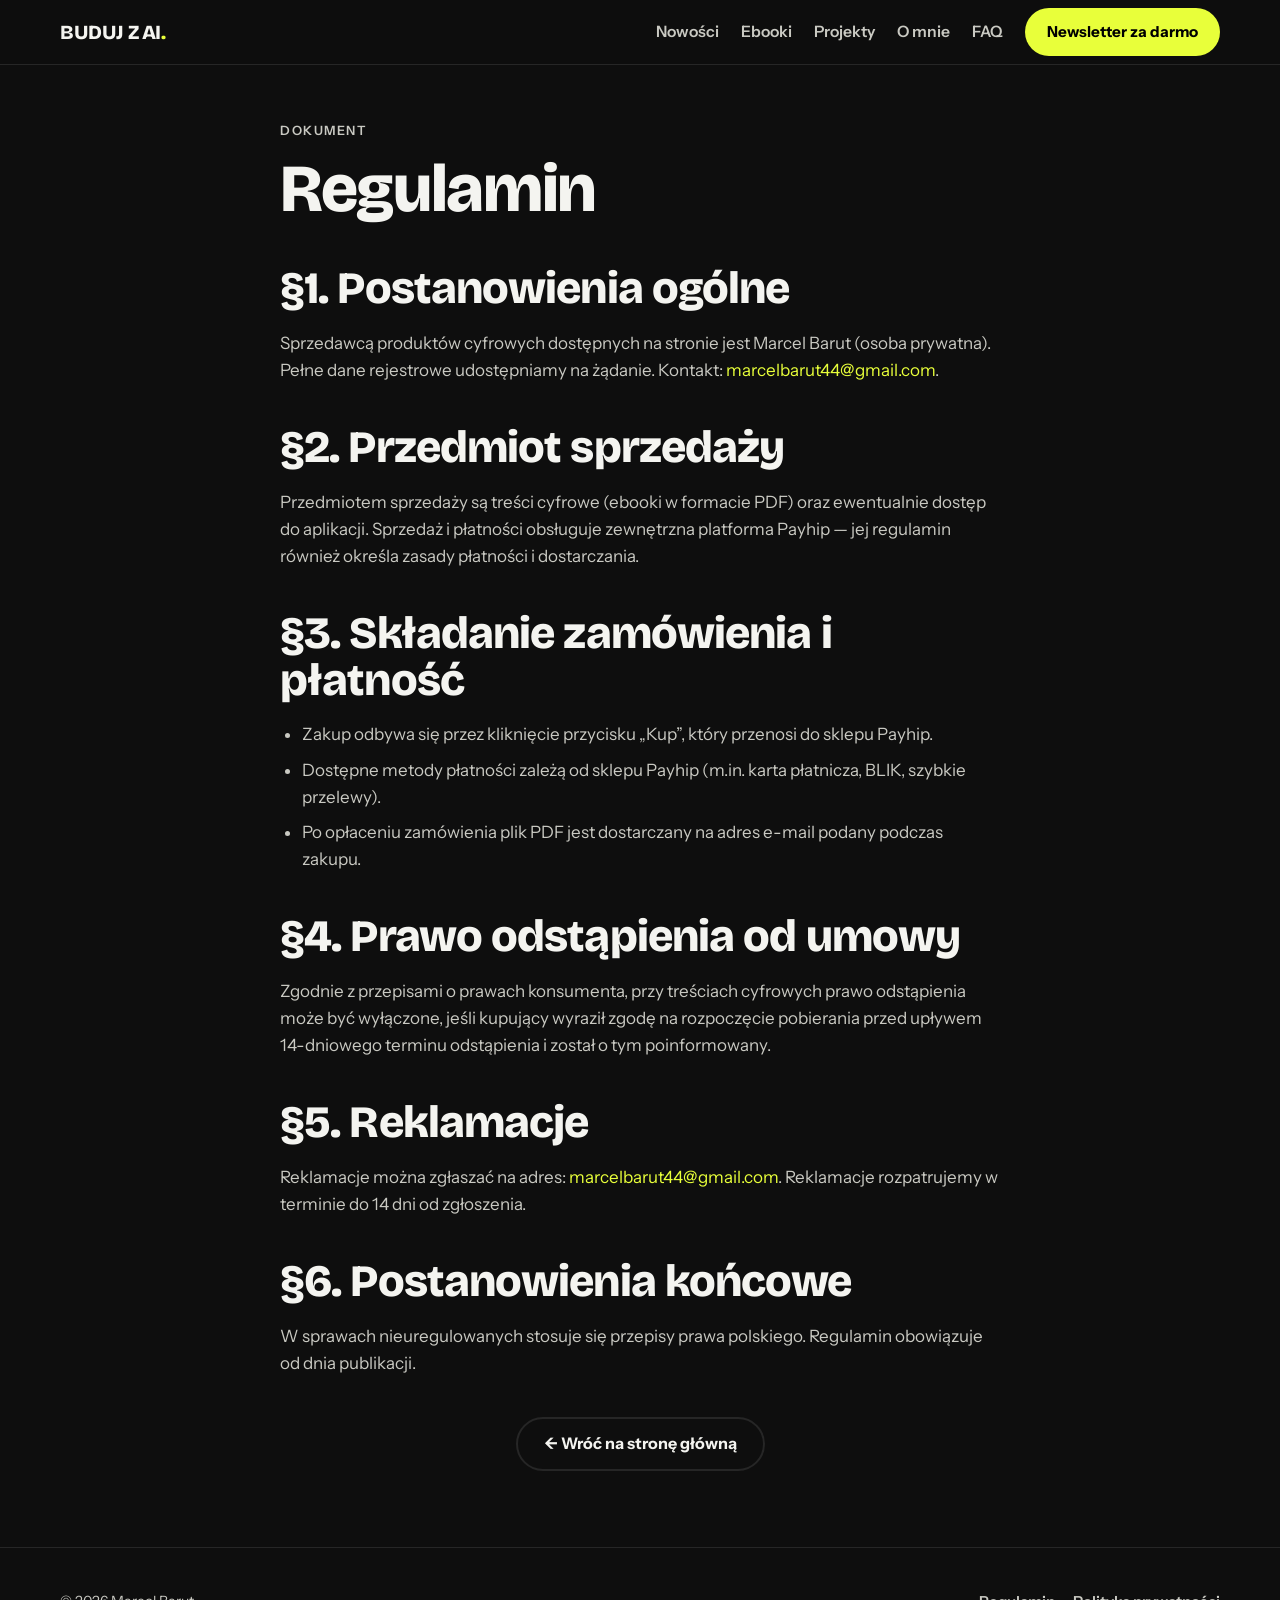
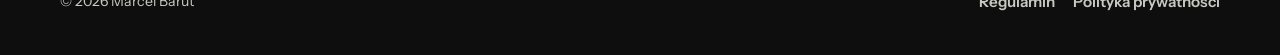
<file: regulamin.html>
<!DOCTYPE html>
<html lang="pl">
<head>
  <meta charset="UTF-8" />
  <meta name="viewport" content="width=device-width, initial-scale=1" />
  <title>Regulamin | Buduj z AI</title>
  <meta name="description" content="Regulamin sprzedaży ebooków i korzystania ze strony Buduj z AI." />
  <meta name="robots" content="noindex, follow" />
  <meta name="theme-color" content="#0E0E0E" />
  <link rel="preconnect" href="https://fonts.googleapis.com" />
  <link rel="preconnect" href="https://fonts.gstatic.com" crossorigin />
  <link href="https://fonts.googleapis.com/css2?family=Bricolage+Grotesque:opsz,wght@12..96,800&family=Instrument+Sans:wght@400;500;600;700&display=swap" rel="stylesheet" />
  <link rel="stylesheet" href="css/style.css?v=13" />
  <script>
  (function () {
    var q = new URLSearchParams(location.search);
    var wip = q.get("wip") === "1";
    var s = wip ? (q.get("styl") || localStorage.getItem("bza-styl") || "a") : "a";
    var file = s === "b" ? "css/editorial.css" : (s === "c" ? "css/light.css" : "css/motion.css");
    document.documentElement.setAttribute("data-styl", s);
    if (wip) document.documentElement.setAttribute("data-wip-mode", "1");
    document.write('<link rel="stylesheet" href="' + file + '?v=13" id="theme-extra">');
  })();
  </script>
</head>
<body>
  <a class="skip-link" href="#main">Przejdź do treści</a>

  <header class="header">
    <div class="kontener header__row">
      <a class="logo" href="index.html" aria-label="Buduj z AI — strona główna">BUDUJ Z AI<span class="kropka">.</span></a>
      <button id="nav-toggle" class="nav__toggle" aria-label="Menu" aria-expanded="false" aria-controls="nav">☰</button>
      <nav id="nav" class="nav" aria-label="Główna nawigacja">
        <ul class="nav__links">
          <li><a href="index.html#nowosci">Nowości</a></li>
          <li><a href="index.html#ebooki">Ebooki</a></li>
          <li><a href="index.html#projekty">Projekty</a></li>
          <li><a href="index.html#omnie">O mnie</a></li>
          <li><a href="index.html#faq">FAQ</a></li>
        </ul>
        <a class="btn btn--akcent btn--maly" href="index.html#newsletter">Newsletter za darmo</a>
      </nav>
    </div>
  </header>

  <main id="main">
    <section>
      <div class="kontener proza">
        <p class="nadtytul">Dokument</p>
        <h1>Regulamin</h1>
        <h2>§1. Postanowienia ogólne</h2>
        <p>Sprzedawcą produktów cyfrowych dostępnych na stronie jest Marcel Barut (osoba prywatna). Pełne dane rejestrowe udostępniamy na żądanie. Kontakt: <a data-contact-email href="#">adres e-mail serwisu</a>.</p>

        <h2>§2. Przedmiot sprzedaży</h2>
        <p>Przedmiotem sprzedaży są treści cyfrowe (ebooki w formacie PDF) oraz ewentualnie dostęp do aplikacji. Sprzedaż i płatności obsługuje zewnętrzna platforma Payhip — jej regulamin również określa zasady płatności i dostarczania.</p>

        <h2>§3. Składanie zamówienia i płatność</h2>
        <ul>
          <li>Zakup odbywa się przez kliknięcie przycisku „Kup”, który przenosi do sklepu Payhip.</li>
          <li>Dostępne metody płatności zależą od sklepu Payhip (m.in. karta płatnicza, BLIK, szybkie przelewy).</li>
          <li>Po opłaceniu zamówienia plik PDF jest dostarczany na adres e-mail podany podczas zakupu.</li>
        </ul>

        <h2>§4. Prawo odstąpienia od umowy</h2>
        <p>Zgodnie z przepisami o prawach konsumenta, przy treściach cyfrowych prawo odstąpienia może być wyłączone, jeśli kupujący wyraził zgodę na rozpoczęcie pobierania przed upływem 14-dniowego terminu odstąpienia i został o tym poinformowany.</p>

        <h2>§5. Reklamacje</h2>
        <p>Reklamacje można zgłaszać na adres: <a data-contact-email href="#">adres e-mail serwisu</a>. Reklamacje rozpatrujemy w terminie do 14 dni od zgłoszenia.</p>

        <h2>§6. Postanowienia końcowe</h2>
        <p>W sprawach nieuregulowanych stosuje się przepisy prawa polskiego. Regulamin obowiązuje od dnia publikacji.</p>

        <div class="na-srodku-btn mt-40">
          <a class="btn btn--obrys" href="index.html">← Wróć na stronę główną</a>
        </div>
      </div>
    </section>
  </main>

  <footer class="footer">
    <div class="kontener footer__row">
      <small>© <span id="rok">2026</span> Marcel Barut</small>
      <ul class="footer__links" id="footer-links">
        <li><a href="regulamin.html">Regulamin</a></li>
        <li><a href="polityka-prywatnosci.html">Polityka prywatności</a></li>
      </ul>
    </div>
  </footer>

  <script src="js/config.js?v=13"></script>
  <script src="js/app.js?v=13"></script>
  <script src="js/wip.js?v=13"></script>
</body>
</html>
</file>
<file: css/style.css>
/* =========================================================================
   BUDUJ Z AI — arkusz stylów
   Mobile-first. Bez gradientów, bez bibliotek zewnętrznych.
   ========================================================================= */

:root {
  --tlo: #0E0E0E;
  --tekst: #F4F4F0;
  --tekst-2: #C9C9C2;
  --akcent: #E8FF3A;
  --karta: #161616;
  --ramka: #262626;
  --promien: 16px;
  --promien-maly: 12px;
  --maks: 1200px;
  --font-naglowek: "Bricolage Grotesque", system-ui, sans-serif;
  --font-tekst: "Instrument Sans", system-ui, -apple-system, sans-serif;
}

*,
*::before,
*::after { box-sizing: border-box; }

html { scroll-behavior: smooth; }

body {
  margin: 0;
  background: var(--tlo);
  color: var(--tekst);
  font-family: var(--font-tekst);
  font-size: 17px;
  line-height: 1.6;
  overflow-x: hidden;            /* żaden element nie wywołuje poziomego scrolla */
  -webkit-font-smoothing: antialiased;
  text-rendering: optimizeLegibility;
}

img { max-width: 100%; height: auto; display: block; }

a { color: var(--akcent); text-decoration: none; }
a:hover { text-decoration: underline; }

h1, h2, h3 {
  font-family: var(--font-naglowek);
  font-weight: 800;
  line-height: 1.04;
  letter-spacing: -0.02em;
  margin: 0 0 0.4em;
  overflow-wrap: break-word;       /* długie słowa nie rozpychają layoutu */
}

h1 { font-size: clamp(1.85rem, 7vw, 4.2rem); }
h2 { font-size: clamp(1.55rem, 5vw, 2.8rem); }
h3 { font-size: clamp(1.15rem, 3.5vw, 1.5rem); }

p { margin: 0 0 1rem; color: var(--tekst-2); }

.kontener {
  width: 100%;
  max-width: var(--maks);
  margin: 0 auto;
  padding: 0 20px;
}

section { padding: 56px 0; }

.nadtytul {
  font-family: var(--font-tekst);
  font-weight: 600;
  text-transform: uppercase;
  letter-spacing: 0.12em;
  font-size: 0.8rem;
  color: var(--akcent);
  margin: 0 0 14px;
}

/* Pomijanie do treści (dostępność) */
.skip-link {
  position: absolute;
  left: -9999px;
  top: 0;
  background: var(--akcent);
  color: #000;
  padding: 10px 16px;
  border-radius: 8px;
  z-index: 200;
}
.skip-link:focus { left: 12px; top: 12px; }

/* Widoczny fokus dla klawiatury */
a:focus-visible,
button:focus-visible,
input:focus-visible,
.btn:focus-visible {
  outline: 3px solid var(--akcent);
  outline-offset: 3px;
}

/* ---------------------------------------------------------------- Przyciski */
.btn {
  display: inline-flex;
  align-items: center;
  justify-content: center;
  gap: 8px;
  min-height: 48px;
  padding: 12px 26px;
  border-radius: 999px;            /* pigułka */
  font-family: var(--font-tekst);
  font-weight: 700;
  font-size: 1rem;
  cursor: pointer;
  border: 2px solid transparent;
  transition: transform .12s ease, background .12s ease, color .12s ease;
}
.btn:hover { text-decoration: none; transform: translateY(-1px); }
.btn:active { transform: translateY(0); }

.btn--akcent { background: var(--akcent); color: #000; }
.btn--akcent:hover { background: #d7ef22; }

.btn--obrys {
  background: transparent;
  color: var(--tekst);
  border-color: var(--ramka);
}
.btn--obrys:hover { border-color: var(--tekst); }

.btn--maly { min-height: 44px; padding: 10px 20px; font-size: .95rem; }

.btn[disabled],
.btn--wylaczony {
  opacity: .55;
  cursor: not-allowed;
  pointer-events: none;
}

/* ---------------------------------------------------------------- Nagłówek */
.header {
  position: sticky;
  top: 0;
  z-index: 100;
  background: rgba(14, 14, 14, 0.9);
  backdrop-filter: saturate(140%) blur(8px);
  border-bottom: 1px solid var(--ramka);
}
.header__row {
  display: flex;
  align-items: center;
  justify-content: space-between;
  min-height: 64px;
  gap: 16px;
}
.logo {
  font-family: var(--font-naglowek);
  font-weight: 800;
  font-size: 1.25rem;
  letter-spacing: -0.02em;
  color: var(--tekst);
}
.logo:hover { text-decoration: none; }
.logo .kropka { color: var(--akcent); }

.nav { display: flex; align-items: center; gap: 22px; }
.nav__links { display: flex; align-items: center; gap: 22px; list-style: none; margin: 0; padding: 0; }
.nav__links a { color: var(--tekst-2); font-weight: 600; font-size: .98rem; }
.nav__links a:hover { color: var(--tekst); text-decoration: none; }

.nav__toggle {
  display: none;
  background: transparent;
  border: 1px solid var(--ramka);
  color: var(--tekst);
  border-radius: 10px;
  width: 46px;
  height: 46px;
  font-size: 1.3rem;
  cursor: pointer;
}

@media (max-width: 860px) {
  .nav__toggle { display: inline-flex; align-items: center; justify-content: center; }
  .nav {
    position: absolute;
    top: 64px;
    left: 0;
    right: 0;
    flex-direction: column;
    align-items: stretch;
    gap: 0;
    background: var(--tlo);
    border-bottom: 1px solid var(--ramka);
    padding: 10px 20px 20px;
    display: none;
  }
  .nav.otwarte { display: flex; }
  .nav__links { flex-direction: column; align-items: stretch; gap: 0; }
  .nav__links a { padding: 14px 0; border-bottom: 1px solid var(--ramka); }
  .nav .btn { margin-top: 14px; }
}

/* ---------------------------------------------------------------- Hero */
.hero { padding-top: 48px; }
.hero__grid { display: grid; grid-template-columns: 1fr; gap: 40px; align-items: center; }
.hero__grid > * { min-width: 0; }   /* pozwól kolumnie się zwęzić (tekst zawija, brak poziomego overflow) */
.hero__sub { font-size: 1.1rem; max-width: 46ch; }
.hero__akcje { display: flex; flex-wrap: wrap; gap: 12px; margin-top: 26px; }

@media (min-width: 900px) {
  .hero__grid { grid-template-columns: 1.1fr 0.9fr; gap: 56px; }
}

/* Wachlarz okładek w hero — stała, umiarkowana szerokość, obok tekstu (nie na nim) */
.waclarz {
  position: relative;
  display: flex;
  justify-content: center;
  align-items: center;
  min-height: 300px;
  padding: 20px 0;
  max-width: 100%;
  overflow: hidden;
}
.waclarz .cover { width: 150px; position: absolute; box-shadow: 0 18px 40px rgba(0,0,0,.5); }
.waclarz .cover:nth-child(1) { transform: rotate(-11deg) translateX(-62px) translateY(10px); z-index: 1; }
.waclarz .cover:nth-child(2) { transform: rotate(0deg); z-index: 3; }
.waclarz .cover:nth-child(3) { transform: rotate(11deg) translateX(62px) translateY(10px); z-index: 2; }
@media (min-width: 900px) {
  .waclarz .cover { width: 180px; }        /* max ~260 px łącznie z rozsunięciem */
  .waclarz .cover:nth-child(1) { transform: rotate(-11deg) translateX(-74px) translateY(10px); }
  .waclarz .cover:nth-child(3) { transform: rotate(11deg) translateX(74px) translateY(10px); }
}

/* ---------------------------------------------------------------- Okładka ebooka (ilustracja WebP) */
.cover {
  display: block;
  width: 100%;
  aspect-ratio: 5 / 8;
  object-fit: cover;
  border-radius: var(--promien-maly);
  border: 1px solid rgba(255,255,255,.12);
  background: #161616;
}
/* Zastępcza okładka projektu (tylko w ?wip=1 dla niewypełnionych projektów) */
.projekt-cover-ph {
  display: flex; align-items: center; justify-content: center; text-align: center;
  aspect-ratio: 5 / 8; border-radius: var(--promien-maly);
  border: 1px dashed var(--ramka); background: var(--karta);
  color: var(--tekst-2); padding: 16px; font-weight: 600;
}

/* ---------------------------------------------------------------- Siatki / karty */
.siatka { display: grid; gap: 20px; }
.siatka--3 { grid-template-columns: 1fr; }
.siatka--ebooki { grid-template-columns: 1fr; }
@media (min-width: 620px) {
  .siatka--3 { grid-template-columns: repeat(2, 1fr); }
  .siatka--ebooki { grid-template-columns: repeat(2, 1fr); }
}
@media (min-width: 940px) {
  .siatka--3 { grid-template-columns: repeat(3, 1fr); }
  .siatka--ebooki { grid-template-columns: repeat(2, 1fr); }
}

.karta {
  background: var(--karta);
  border: 1px solid var(--ramka);
  border-radius: var(--promien);
  padding: 22px;
}

/* Karta nowości */
.news__data { font-size: .85rem; color: var(--akcent); font-weight: 600; margin-bottom: 8px; }
.news__tytul { font-size: 1.15rem; margin-bottom: 8px; }
.news__link { font-weight: 600; font-size: .95rem; }

/* ---------------------------------------------------------------- Jak to działa */
.kroki { display: grid; gap: 16px; grid-template-columns: 1fr; counter-reset: krok; }
@media (min-width: 720px) { .kroki { grid-template-columns: repeat(4, 1fr); } }
.krok { background: var(--karta); border: 1px solid var(--ramka); border-radius: var(--promien); padding: 20px; }
.krok__num {
  display: inline-flex; align-items: center; justify-content: center;
  width: 36px; height: 36px; border-radius: 999px;
  background: var(--akcent); color: #000; font-weight: 800; font-family: var(--font-naglowek);
  margin-bottom: 12px;
}
.krok__tekst { color: var(--tekst); font-weight: 600; }

/* ---------------------------------------------------------------- Ebooki */
/* Karta ebooka: grid — okładka (stała kolumna) obok tekstu, nigdy nakładanie */
.ebook { display: grid; grid-template-columns: 1fr; gap: 16px; }
.ebook__cover { width: 100%; max-width: 180px; margin: 0 auto; }
.ebook__tytul { font-size: 1.25rem; }
.ebook__punkty { list-style: none; margin: 4px 0 0; padding: 0; }
.ebook__punkty li { position: relative; padding-left: 24px; color: var(--tekst-2); margin-bottom: 8px; }
.ebook__punkty li::before {
  content: ""; position: absolute; left: 0; top: .55em;
  width: 10px; height: 10px; border-radius: 2px; background: var(--akcent);
}
.ebook__stopka { display: flex; align-items: center; justify-content: space-between; gap: 12px; margin-top: auto; flex-wrap: wrap; }
.ebook__cena { font-family: var(--font-naglowek); font-weight: 800; font-size: 1.4rem; color: var(--tekst); }
.badge {
  display: inline-block; font-size: .72rem; font-weight: 700; text-transform: uppercase;
  letter-spacing: .08em; padding: 5px 10px; border-radius: 999px;
  border: 1px solid var(--ramka); color: var(--tekst-2);
}
.badge--wkrotce { border-color: var(--akcent); color: var(--akcent); }

@media (min-width: 620px) {
  .ebook { grid-template-columns: 180px 1fr; gap: 24px; align-items: start; }
  .ebook__cover { max-width: 180px; margin: 0; }
  .ebook__tresc { min-width: 0; display: flex; flex-direction: column; }
}

/* ---------------------------------------------------------------- Newsletter */
.newsletter { background: var(--akcent); color: #000; border-radius: var(--promien); padding: 40px 24px; }
.newsletter h2, .newsletter p { color: #000; }
.newsletter p { opacity: .85; }
.newsletter__form { display: grid; gap: 14px; max-width: 520px; margin-top: 22px; }
.pole { display: flex; flex-direction: column; gap: 6px; }
.pole label { font-weight: 700; font-size: .9rem; }
.pole input[type="email"] {
  min-height: 48px; padding: 12px 16px; border-radius: 12px;
  border: 2px solid #000; background: #fff; color: #000; font-size: 1rem; font-family: var(--font-tekst);
}
.zgoda { display: flex; align-items: flex-start; gap: 10px; font-size: .9rem; }
.zgoda input { width: 22px; height: 22px; margin-top: 2px; flex: 0 0 auto; accent-color: #000; }
.zgoda label { font-weight: 500; }
.zgoda a { color: #000; text-decoration: underline; font-weight: 700; }
.newsletter .btn--ciemny { background: #000; color: var(--akcent); border-color: #000; }
.newsletter .btn--ciemny:hover { background: #111; }
.komunikat { font-weight: 700; margin: 4px 0 0; min-height: 1.2em; }
.komunikat--ok { color: #0a5d00; }
.komunikat--blad { color: #8a0000; }
.newsletter__wkrotce {
  font-family: var(--font-naglowek); font-weight: 800; letter-spacing: -0.01em;
  font-size: 1.3rem; color: #000; margin: 22px 0 0;
}
.newsletter__pobierz { color: #000; font-weight: 600; margin: 14px 0 0; }
.newsletter__pobierz a { color: #000; font-weight: 800; text-decoration: underline; }

/* ---------------------------------------------------------------- O mnie */
.omnie__grid { display: grid; grid-template-columns: 1fr; gap: 28px; align-items: center; }
.omnie__grid > * { min-width: 0; }
/* 2 kolumny tylko gdy zdjęcie jest obecne (wstrzykiwane w ?wip=1) */
@media (min-width: 760px) { .omnie__grid:has(.omnie__foto) { grid-template-columns: 240px 1fr; } }
.omnie__foto {
  aspect-ratio: 1 / 1; border-radius: var(--promien); border: 1px dashed var(--ramka);
  background: var(--karta); display: flex; align-items: center; justify-content: center;
  color: var(--tekst-2); text-align: center; padding: 20px; font-size: .9rem;
}

/* ---------------------------------------------------------------- Fragment ebooka */
.fragment {
  background: #F4F4F0; color: #16160f; border-radius: var(--promien);
  padding: 34px 28px; font-family: Georgia, "Times New Roman", serif; line-height: 1.7;
}
.fragment h3 { font-family: Georgia, serif; color: #16160f; letter-spacing: 0; }
.fragment p { color: #2a2a22; }
.fragment__etykieta { font-family: var(--font-tekst); font-weight: 700; text-transform: uppercase; letter-spacing: .1em; font-size: .72rem; color: #5a5a44; margin-bottom: 10px; }

/* ---------------------------------------------------------------- Opinie */
.opinia {
  border: 1px dashed var(--ramka); border-radius: var(--promien);
  padding: 28px; color: var(--tekst-2); min-height: 150px;
  display: flex; align-items: center; justify-content: center; text-align: center;
}

/* ---------------------------------------------------------------- FAQ */
.faq details {
  border: 1px solid var(--ramka); border-radius: var(--promien-maly);
  padding: 4px 18px; margin-bottom: 12px; background: var(--karta);
}
.faq summary {
  cursor: pointer; font-family: var(--font-naglowek); font-weight: 800; letter-spacing: -0.01em;
  font-size: 1.1rem; padding: 14px 0; list-style: none; display: flex; justify-content: space-between; align-items: center; gap: 12px;
}
.faq summary::-webkit-details-marker { display: none; }
.faq summary::after { content: "+"; color: var(--akcent); font-size: 1.5rem; }
.faq details[open] summary::after { content: "–"; }
.faq details p { padding-bottom: 14px; margin: 0; }

/* ---------------------------------------------------------------- Stopka */
.footer { border-top: 1px solid var(--ramka); padding: 40px 0; margin-top: 20px; }
.footer__row { display: flex; flex-wrap: wrap; gap: 20px; justify-content: space-between; align-items: center; }
.footer__links { display: flex; flex-wrap: wrap; gap: 18px; list-style: none; margin: 0; padding: 0; }
.footer__links a { color: var(--tekst-2); font-weight: 600; font-size: .95rem; }
.footer__links a:hover { color: var(--tekst); text-decoration: none; }
.footer small { color: var(--tekst-2); }

/* ---------------------------------------------------------------- Sekcja nagłówek */
.sekcja__head { margin-bottom: 28px; max-width: 60ch; }
.sekcja__head p { margin-top: 6px; }

/* ---------------------------------------------------------------- Tekst prawny (regulamin / polityka) */
.proza { max-width: 760px; }
.proza h2 { margin-top: 40px; }
.proza h3 { margin-top: 26px; }
.proza p, .proza li { color: var(--tekst-2); }
.proza ul, .proza ol { padding-left: 22px; }
.proza li { margin-bottom: 8px; }
.uzupelnij {
  background: rgba(232,255,58,.14); border: 1px solid var(--akcent);
  border-radius: 8px; padding: 2px 8px; color: var(--tekst); font-weight: 600;
}

/* ---------------------------------------------------------------- Pasek tematów (możliwości) */
.topics { border-top: 1px solid var(--ramka); border-bottom: 1px solid var(--ramka); padding: 18px 0; overflow: hidden; }
.topics__row { display: flex; flex-wrap: wrap; gap: 10px; justify-content: center; }
.chip {
  display: inline-flex; align-items: center; gap: 8px;
  padding: 8px 16px; border-radius: 999px;
  border: 1px solid var(--ramka); background: var(--karta);
  color: var(--tekst-2); font-weight: 600; font-size: .9rem;
}
.chip .kropka { color: var(--akcent); }

/* ---------------------------------------------------------------- Projekty / aplikacje (showcase) */
.projekt {
  display: grid; gap: 22px; align-items: center;
  background: var(--karta); border: 1px solid var(--ramka); border-radius: var(--promien);
  padding: 24px; margin-bottom: 20px;
}
@media (min-width: 760px) { .projekt { grid-template-columns: 220px 1fr; } .projekt--odwrot { grid-template-columns: 1fr 220px; } .projekt--odwrot .projekt__media { order: 2; } }
/* Projekt bez makiety/zrzutów — sama treść na pełną szerokość */
.projekt--tekst, .projekt--tekst > * { grid-template-columns: 1fr; }
.projekt--tekst { display: block; }
.projekt__tytul { font-size: 1.4rem; margin-bottom: 4px; }
.projekt__meta { display: flex; flex-wrap: wrap; gap: 8px; margin: 2px 0 12px; }
.projekt__akcje { display: flex; flex-wrap: wrap; gap: 10px; margin-top: 16px; }

/* Telefon-makieta renderowana w CSS (bez obrazka) */
.telefon {
  width: 180px; margin: 0 auto; aspect-ratio: 9 / 18;
  border-radius: 28px; border: 7px solid #000;
  background: var(--tlo); box-shadow: 0 16px 40px rgba(0,0,0,.5);
  position: relative; overflow: hidden; display: flex; flex-direction: column;
}
.telefon__ekran { flex: 1; padding: 16px 14px; display: flex; flex-direction: column; gap: 10px; }
.telefon__top { display: flex; align-items: center; justify-content: space-between; font-size: .7rem; color: var(--tekst-2); }
.telefon__xp { font-weight: 800; font-family: var(--font-naglowek); color: var(--akcent); }
.telefon__awatar {
  width: 56px; height: 56px; border-radius: 50%; margin: 6px auto 2px;
  background: var(--akcent); color: #000; display: flex; align-items: center; justify-content: center;
  font-family: var(--font-naglowek); font-weight: 800; font-size: 1.3rem;
}
.telefon__linia { height: 10px; border-radius: 6px; background: var(--karta); border: 1px solid var(--ramka); }
.telefon__linia--k { width: 70%; }
.telefon__pasek { height: 10px; border-radius: 999px; background: #000; border: 1px solid var(--ramka); overflow: hidden; }
.telefon__pasek span { display: block; height: 100%; width: 62%; background: var(--akcent); }
.telefon__btn { margin-top: auto; text-align: center; background: var(--akcent); color: #000; font-weight: 800; border-radius: 999px; padding: 8px; font-size: .8rem; }

/* ---------------------------------------------------------------- Zobacz AI w akcji (symulacja) */
.demo-grid { display: grid; grid-template-columns: 1fr; gap: 20px; }
.demo-grid > * { min-width: 0; }
@media (min-width: 820px) { .demo-grid { grid-template-columns: 1.25fr .75fr; gap: 28px; align-items: start; } }
.agent-chat { background: var(--karta); border: 1px solid var(--ramka); border-radius: var(--promien); overflow: hidden; }
.agent-chat__top { display: flex; align-items: center; gap: 10px; padding: 14px 18px; border-bottom: 1px solid var(--ramka); font-weight: 700; }
.agent-chat__badge { margin-left: auto; }
.agent-chat__dot { width: 10px; height: 10px; border-radius: 50%; background: var(--akcent); animation: bza-dot 1.8s infinite; }
@keyframes bza-dot { 0%,100% { box-shadow: 0 0 0 0 rgba(232,255,58,.5); } 50% { box-shadow: 0 0 0 7px rgba(232,255,58,0); } }
.agent-chat__body { padding: 18px; display: flex; flex-direction: column; gap: 12px; min-height: 300px; }
.msg { max-width: 88%; padding: 12px 16px; border-radius: 14px; line-height: 1.5; }
.msg--user { align-self: flex-end; background: #23231a; border: 1px solid var(--ramka); color: var(--tekst); border-bottom-right-radius: 4px; }
.msg--bot { align-self: flex-start; background: #101010; border: 1px solid var(--ramka); color: var(--tekst); border-bottom-left-radius: 4px; white-space: pre-line; min-width: 52px; }
.typing i { display: inline-block; width: 8px; height: 8px; margin: 0 2px; border-radius: 50%; background: var(--tekst-2); animation: bza-typing 1s infinite; }
.typing i:nth-child(2) { animation-delay: .15s; }
.typing i:nth-child(3) { animation-delay: .3s; }
@keyframes bza-typing { 0%,60%,100% { opacity: .3; transform: translateY(0); } 30% { opacity: 1; transform: translateY(-3px); } }
.caret { display: inline-block; width: 9px; height: 1.05em; background: var(--akcent); margin-left: 2px; vertical-align: text-bottom; animation: bza-caret .9s step-end infinite; }
@keyframes bza-caret { 50% { opacity: 0; } }
.agent-steps { list-style: none; margin: 0; padding: 0; display: flex; flex-direction: column; gap: 10px; }
.agent-steps .step { position: relative; padding: 12px 16px 12px 46px; border: 1px solid var(--ramka); border-radius: 12px; background: var(--karta); color: var(--tekst-2); transition: border-color .25s, color .25s; }
.agent-steps .step::before { content: ""; position: absolute; left: 16px; top: 50%; transform: translateY(-50%); width: 14px; height: 14px; border-radius: 50%; border: 2px solid var(--ramka); transition: all .25s; }
.agent-steps .step.active { color: var(--tekst); border-color: var(--akcent); }
.agent-steps .step.active::before { background: var(--akcent); border-color: var(--akcent); }
.demo-note { margin-top: 18px; font-size: .9rem; color: var(--tekst-2); }
@media (prefers-reduced-motion: reduce) {
  .agent-chat__dot, .typing i, .caret { animation: none; }
}

/* ---------------------------------------------------------------- Pomocnicze */
.srodek { text-align: center; }
.mt-40 { margin-top: 40px; }
.na-srodku-btn { display: flex; justify-content: center; }
.wizualnie-ukryte {
  position: absolute; width: 1px; height: 1px; padding: 0; margin: -1px;
  overflow: hidden; clip: rect(0,0,0,0); white-space: nowrap; border: 0;
}

/* Elementy niegotowe (z [NAWIASAMI]) — ukryte na live.
   Odsłania je flaga POKAZ_WIP w js/config.js lub ?wip=1 w adresie. */
[data-wip] { display: none !important; }

/* ---------------------------------------------------------------- Przełącznik stylów */
.styl-switch {
  position: fixed; z-index: 150; right: 14px; bottom: 14px;
  display: flex; align-items: center; gap: 6px;
  background: rgba(22,22,22,.92); border: 1px solid var(--ramka);
  border-radius: 999px; padding: 6px 8px; backdrop-filter: blur(6px);
  box-shadow: 0 8px 24px rgba(0,0,0,.4);
}
.styl-switch__label { font-size: .78rem; color: var(--tekst-2); font-weight: 600; padding-left: 6px; }
.styl-switch button {
  border: 1px solid var(--ramka); background: transparent; color: var(--tekst);
  border-radius: 999px; padding: 7px 12px; font-size: .82rem; font-weight: 700;
  cursor: pointer; min-height: 36px; font-family: var(--font-tekst);
}
.styl-switch button:hover { border-color: var(--tekst); }
.styl-switch button[aria-pressed="true"] { background: var(--akcent); color: #000; border-color: var(--akcent); }
@media (max-width: 520px) {
  .styl-switch { right: 8px; bottom: 8px; padding: 5px 6px; gap: 4px; }
  .styl-switch__label { display: none; }
  .styl-switch button { padding: 7px 10px; font-size: .78rem; }
}

@media (prefers-reduced-motion: reduce) {
  * { scroll-behavior: auto !important; transition: none !important; }
}
</file>
